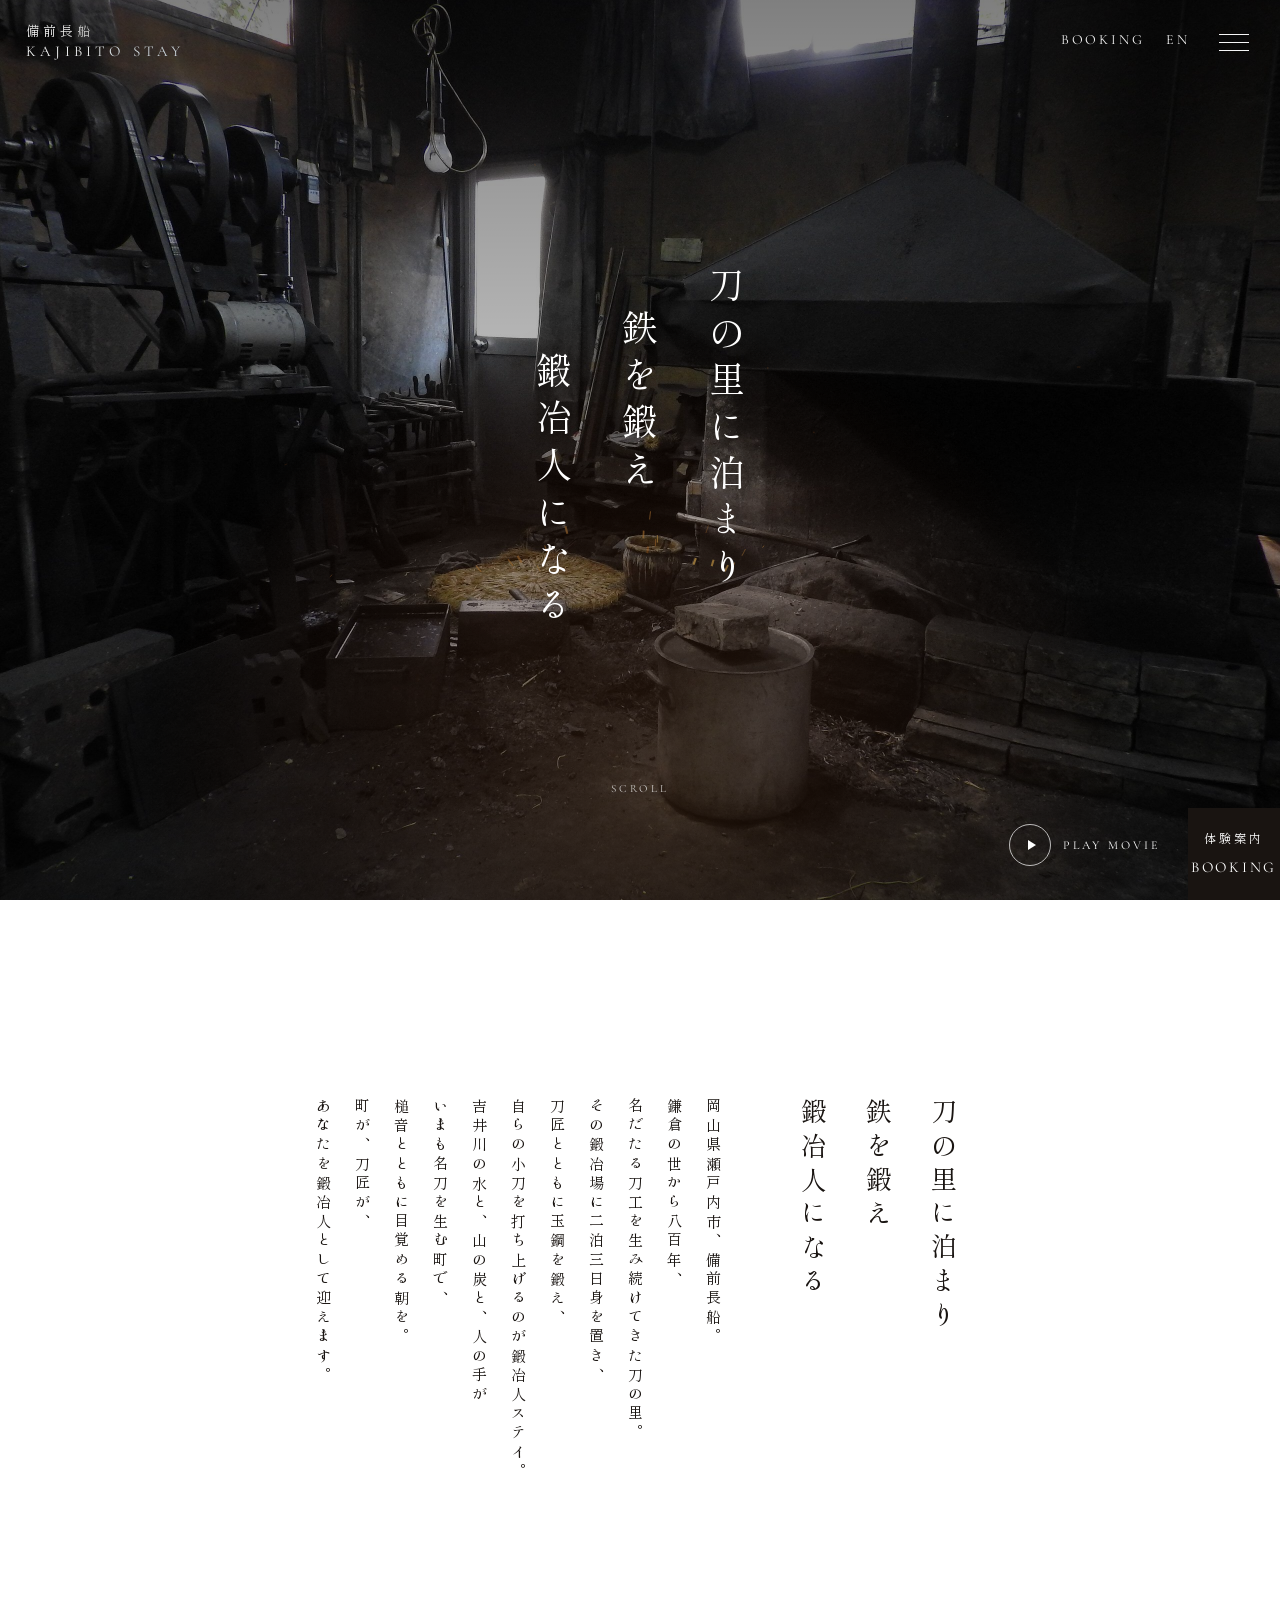
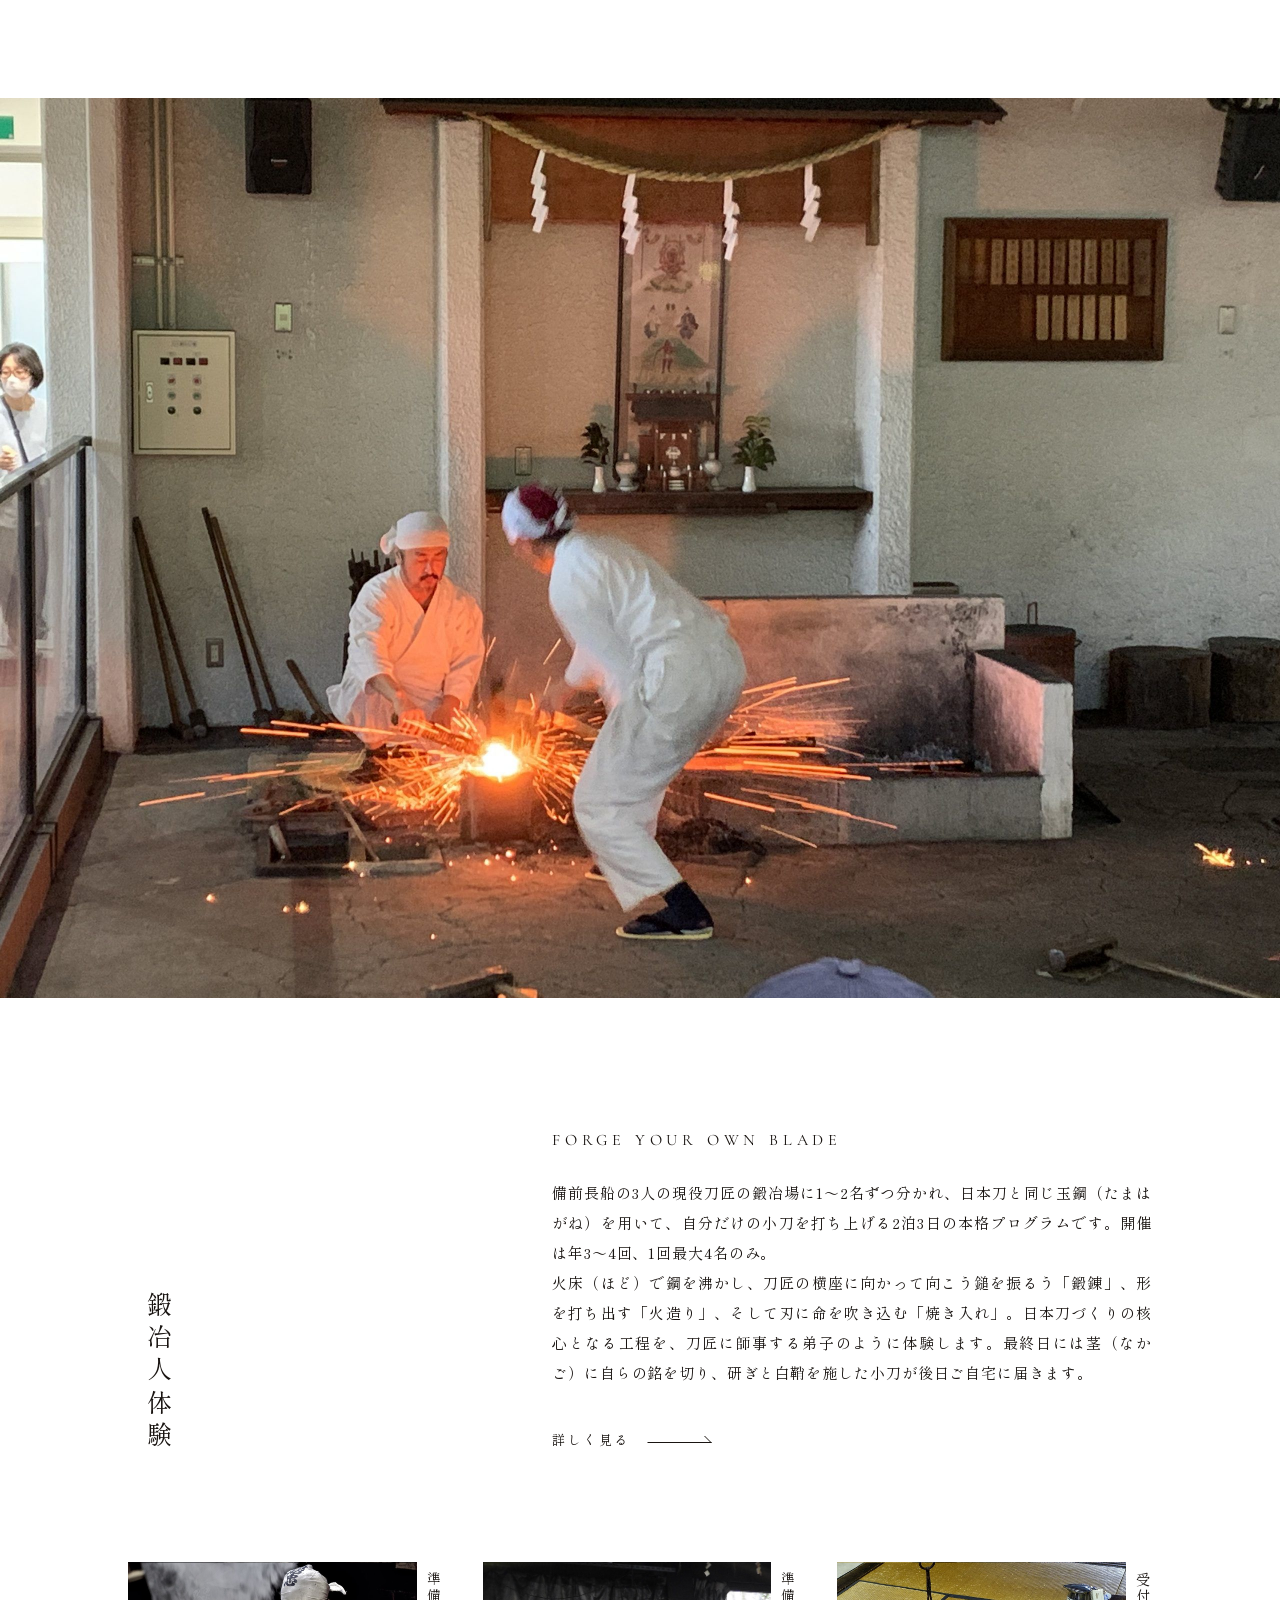
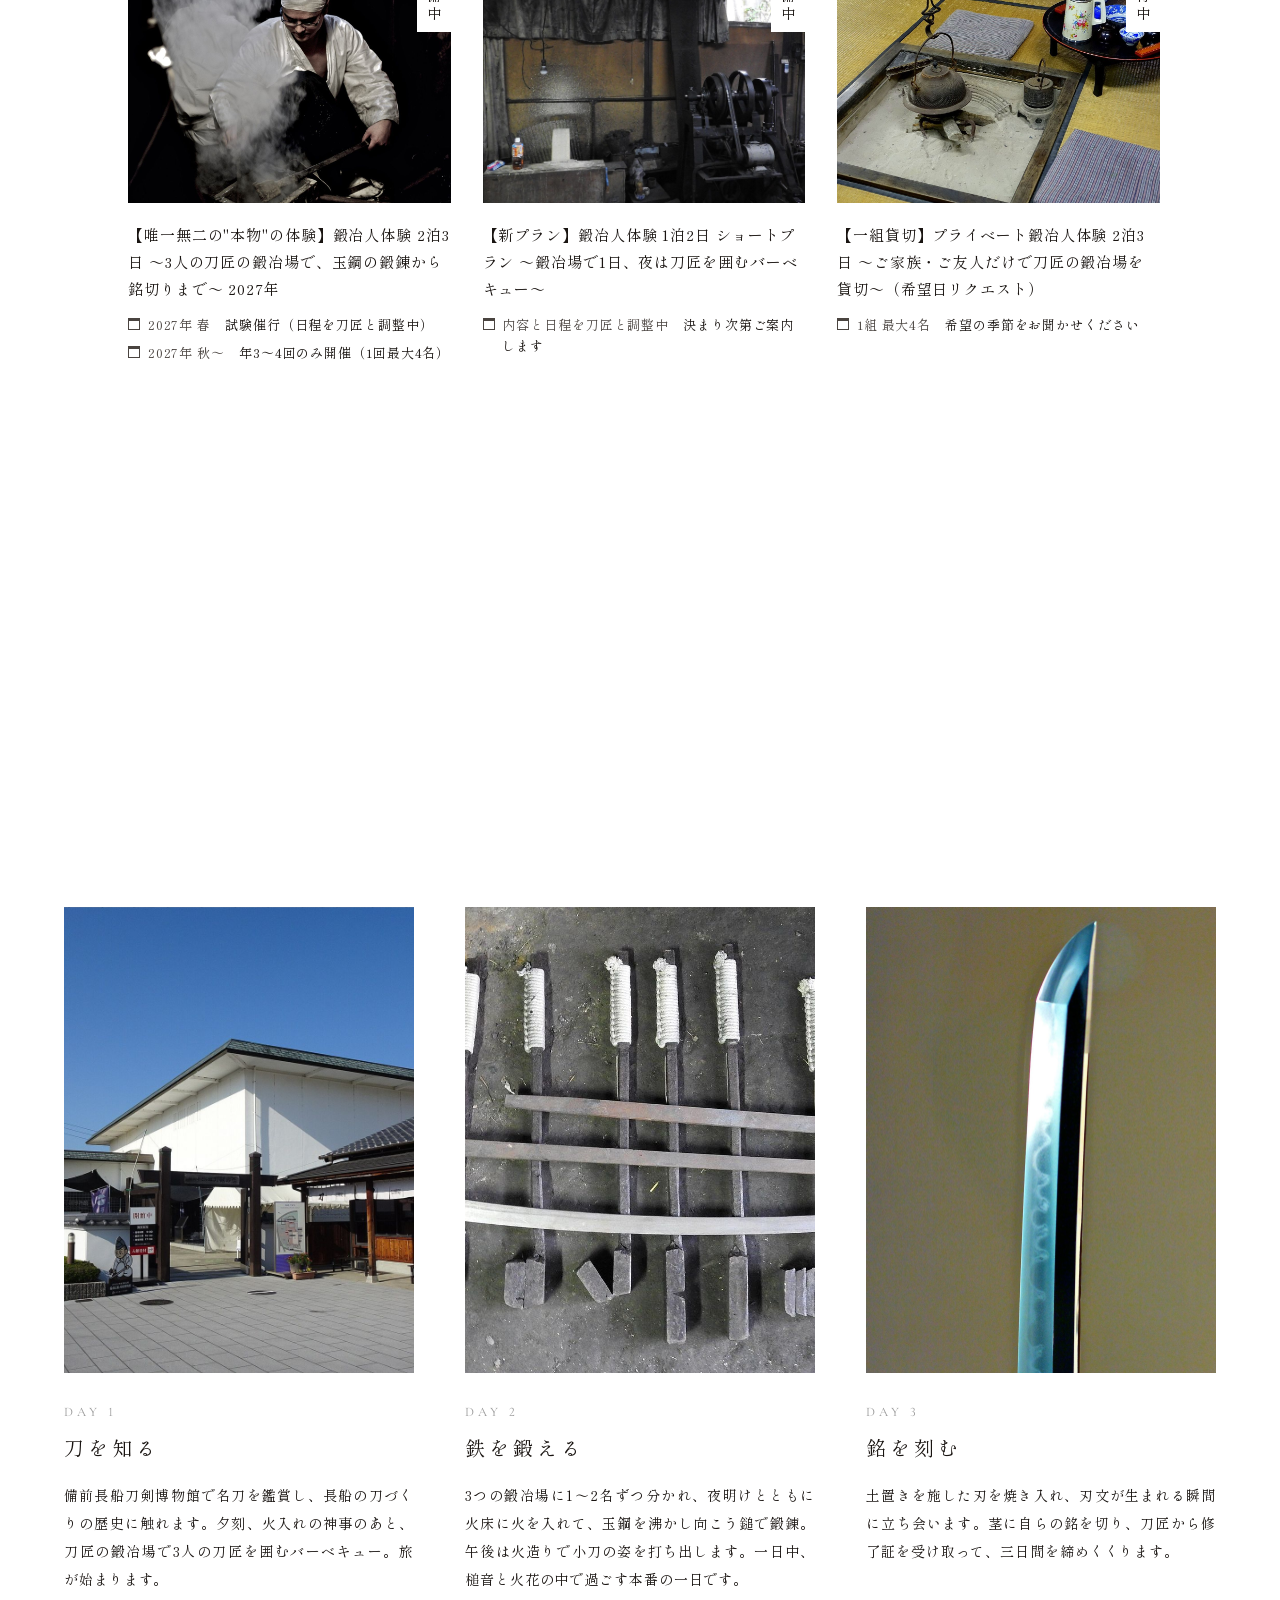
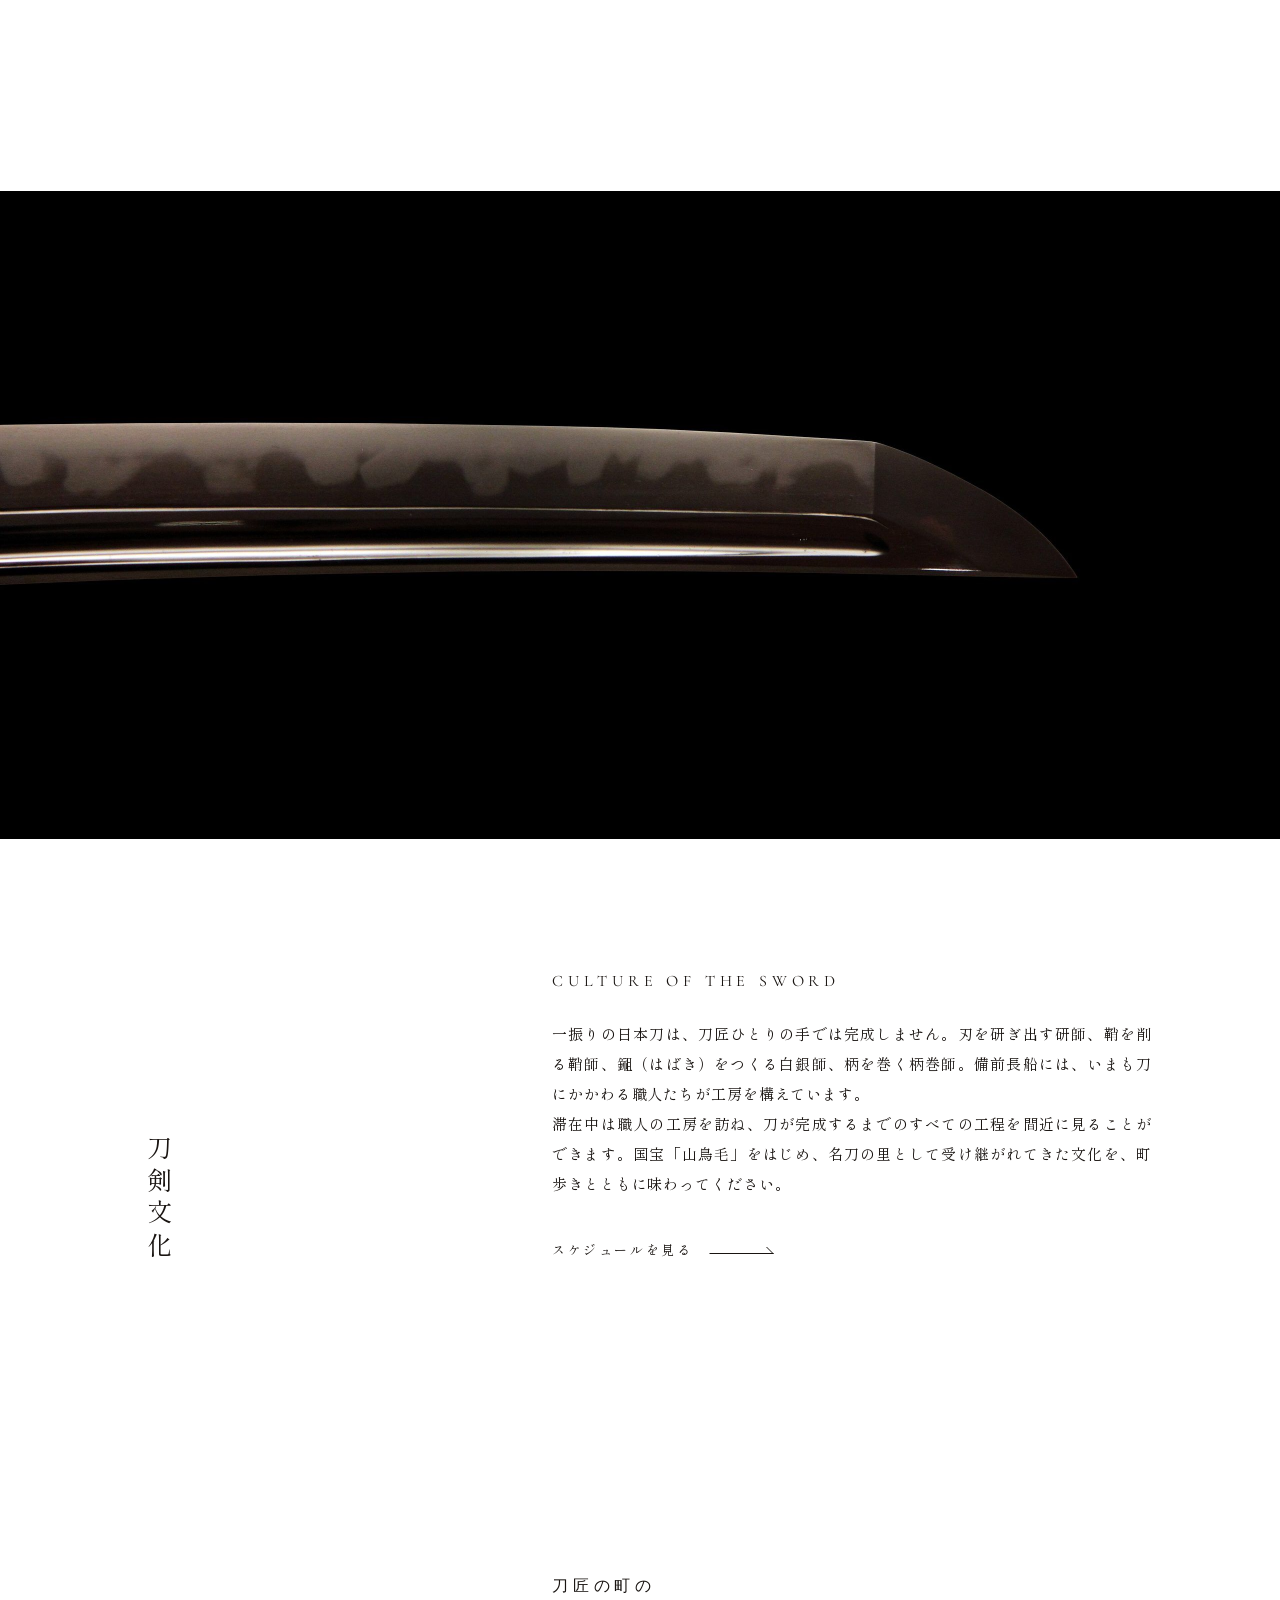
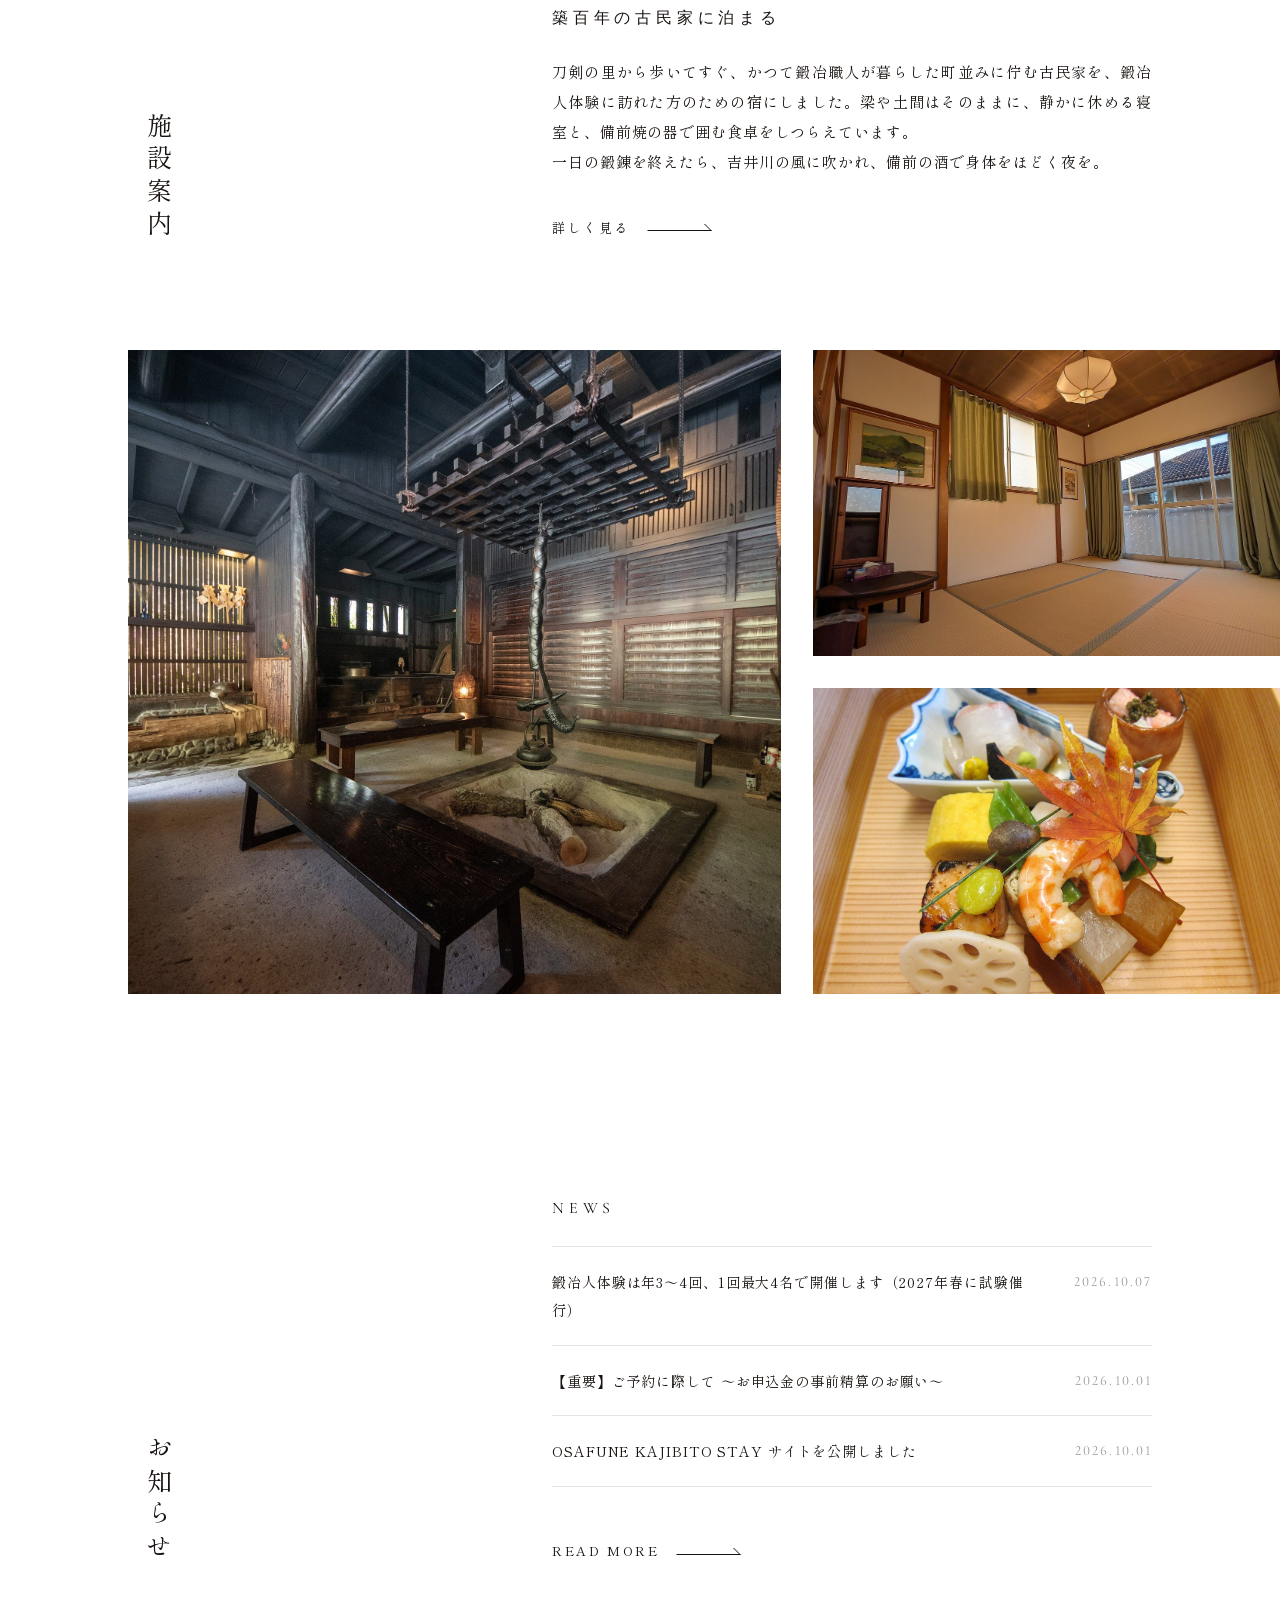
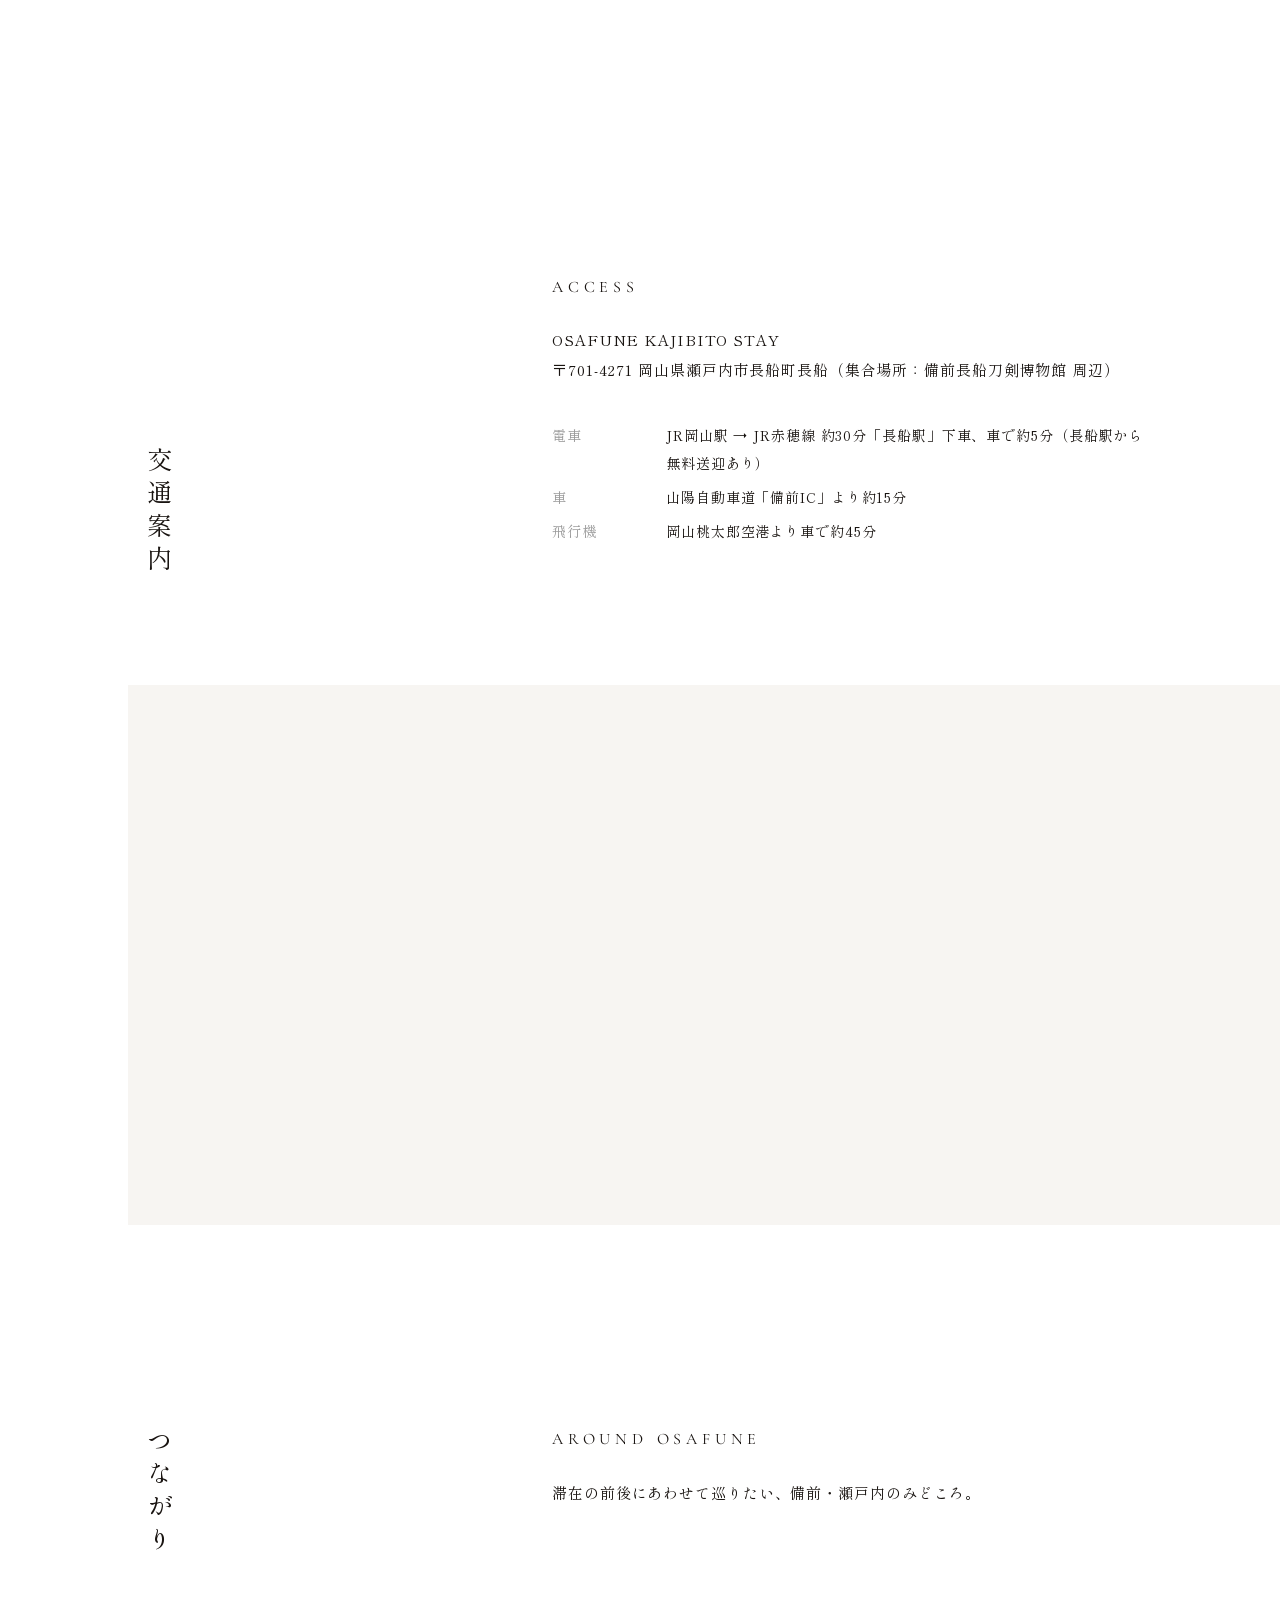
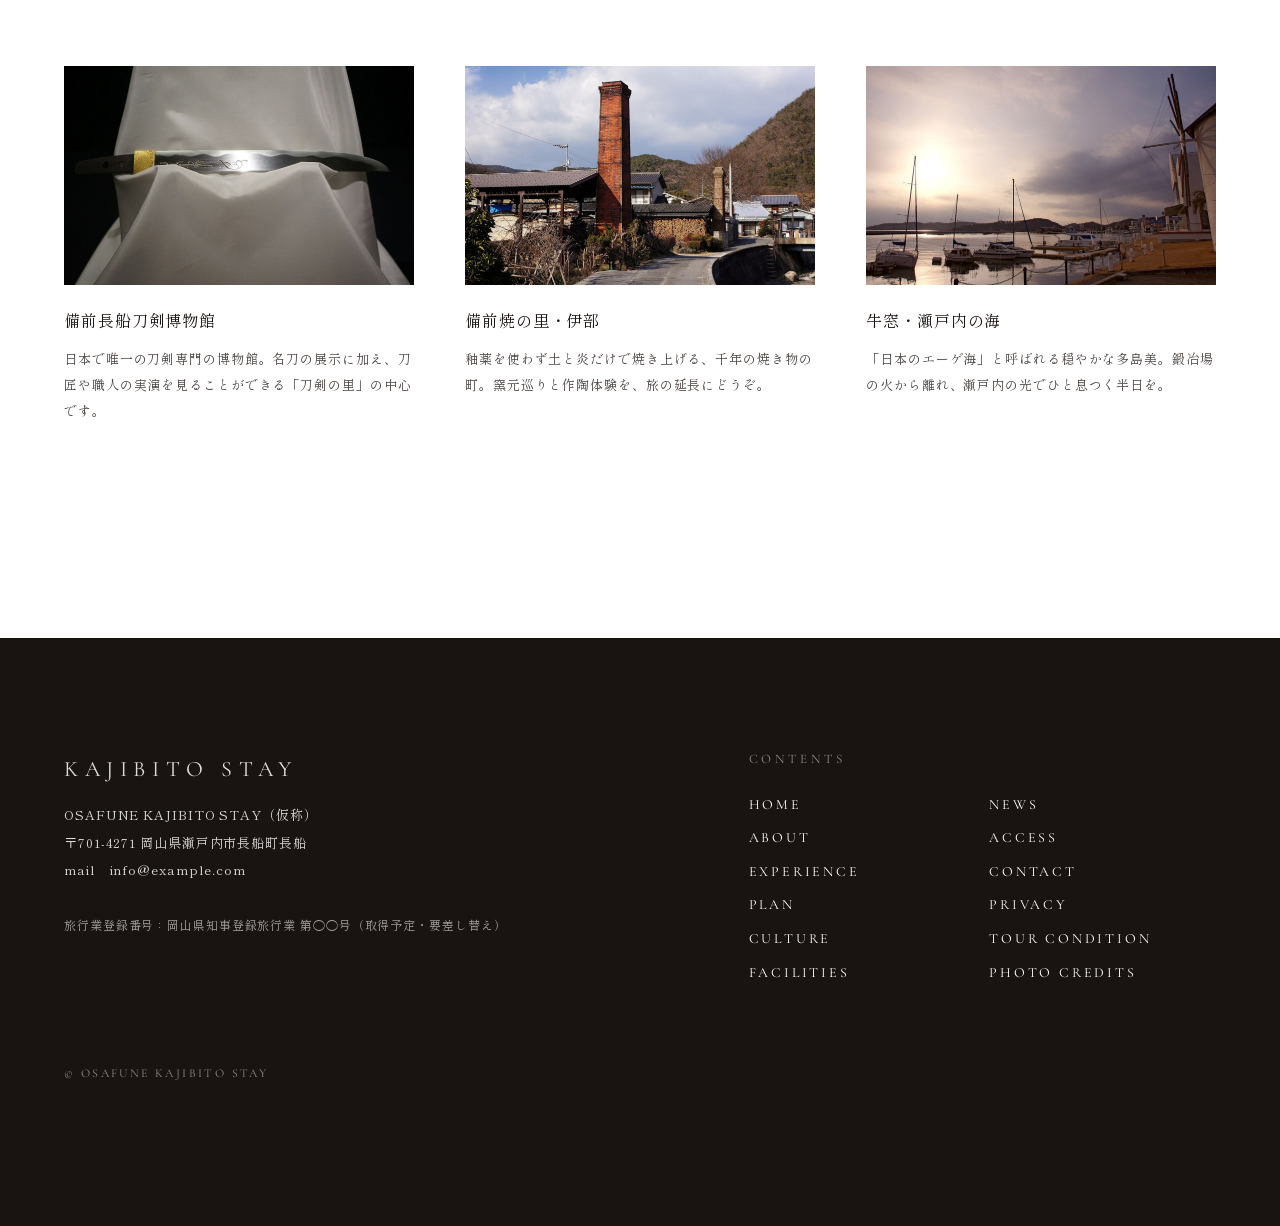
<file: index.html>
<!doctype html>
<html lang="ja">
<head>
<meta charset="utf-8">
<meta name="viewport" content="width=device-width, initial-scale=1">
<meta name="robots" content="noindex, nofollow">
<title>OSAFUNE KAJIBITO STAY | 刀の里に泊まり 鉄を鍛え 鍛冶人になる</title>
<meta name="description" content="岡山県瀬戸内市・備前長船。八百年続く刀の里に滞在し、刀匠の鍛冶場で玉鋼を鍛え、自らの小刀を仕上げる2泊3日の鍛冶人体験。">
<link rel="preconnect" href="https://fonts.googleapis.com">
<link rel="preconnect" href="https://fonts.gstatic.com" crossorigin>
<link href="https://fonts.googleapis.com/css2?family=Cormorant+Garamond:wght@400;500&family=Shippori+Mincho:wght@400;500&display=swap" rel="stylesheet">
<link rel="stylesheet" href="css/style.css">
</head>
<body>

<!-- ===== 固定UI ===== -->
<a class="logo-mark" href="index.html" aria-label="OSAFUNE KAJIBITO STAY ホーム">
  <span class="logo-ja">備前長船</span>
  <span class="logo-en">KAJIBITO STAY</span>
</a>
<nav class="top-links" aria-label="クイックリンク">
  <a href="plan.html#entry">BOOKING</a>
  <a href="#" title="英語版は準備中">EN</a>
</nav>

<input class="drawer-check" id="drawerCheck" type="checkbox">
<label class="drawer-icon" for="drawerCheck" aria-label="メニュー"><span></span></label>
<label class="drawer-overlay" for="drawerCheck"></label>
<nav class="drawer-menu" aria-label="メインメニュー">
  <ul>
    <li><a href="index.html">HOME <small>トップ</small></a></li>
    <li><a href="#about">ABOUT <small>鍛冶人ステイとは</small></a></li>
    <li><a href="#experience">EXPERIENCE <small>鍛冶人体験</small></a></li>
    <li><a href="plan.html">PLAN <small>2泊3日プラン</small></a></li>
    <li><a href="#culture">CULTURE <small>刀剣文化</small></a></li>
    <li><a href="#facilities">FACILITIES <small>施設案内</small></a></li>
    <li><a href="#news">NEWS <small>お知らせ</small></a></li>
    <li><a href="plan.html#entry">BOOKING <small>お申し込み</small></a></li>
    <li><a href="#access">ACCESS <small>交通案内</small></a></li>
    <li><a href="plan.html#entry">CONTACT <small>お問い合わせ</small></a></li>
  </ul>
  <ul class="drawer-sns">
    <li><a href="#">instagram</a></li>
    <li><a href="#">facebook</a></li>
  </ul>
</nav>

<a id="booking-btn" href="plan.html#entry">
  <span class="b-ja">体験案内</span>
  <span class="b-en">BOOKING</span>
</a>

<main>

  <!-- ===== ヒーロー ===== -->
  <section class="hero" aria-label="メインビジュアル">
    <!-- 動画を用意したら下の canvas を削除し、<video class="main-video" autoplay muted playsinline loop src="movie/top.mp4"></video> に置き換え -->
    <div class="photo" style="--img:url(images/hero.jpg)"></div>
    <canvas id="sparks" aria-hidden="true"></canvas>
    <div class="hero-veil"></div>
    <h1 class="hero-copy">
      <span>刀の里に泊まり</span>
      <span>鉄を鍛え</span>
      <span>鍛冶人になる</span>
    </h1>
    <a class="movie-btn" href="#"><i></i>PLAY MOVIE</a>
    <span class="scrolldown-label">SCROLL</span>
    <div class="scrolldown"></div>
  </section>

  <!-- ===== コンセプト ===== -->
  <section class="concept" id="about">
    <div class="tategaki-concept fade">
      <h2>刀の里に泊まり<br>鉄を鍛え<br>鍛冶人になる</h2>
      <p>
        岡山県瀬戸内市、備前長船。<br>
        鎌倉の世から八百年、<br>
        名だたる刀工を生み続けてきた刀の里。<br>
        その鍛冶場に二泊三日身を置き、<br>
        刀匠とともに玉鋼を鍛え、<br>
        自らの小刀を打ち上げるのが鍛冶人ステイ。<br>
        吉井川の水と、山の炭と、人の手が<br>
        いまも名刀を生む町で、<br>
        槌音とともに目覚める朝を。<br>
        町が、刀匠が、<br>
        あなたを鍛冶人として迎えます。
      </p>
    </div>
  </section>

  <!-- ===== 鍛冶人体験 ===== -->
  <section class="section" id="experience">
    <div class="photo full-img fade" style="--img:url(images/forge.jpg)" data-label="PHOTO｜鍛錬場・向こう鎚の火花"></div>
    <div class="text-block fade">
      <h2 class="tategaki-title">鍛冶人体験</h2>
      <div class="text-body">
        <h3 class="sub-en">FORGE YOUR OWN BLADE</h3>
        <p>
          備前長船の3人の現役刀匠の鍛冶場に1〜2名ずつ分かれ、日本刀と同じ玉鋼（たまはがね）を用いて、自分だけの小刀を打ち上げる2泊3日の本格プログラムです。開催は年3〜4回、1回最大4名のみ。<br>
          火床（ほど）で鋼を沸かし、刀匠の横座に向かって向こう鎚を振るう「鍛錬」、形を打ち出す「火造り」、そして刃に命を吹き込む「焼き入れ」。日本刀づくりの核心となる工程を、刀匠に師事する弟子のように体験します。最終日には茎（なかご）に自らの銘を切り、研ぎと白鞘を施した小刀が後日ご自宅に届きます。
        </p>
        <a class="more" href="plan.html">詳しく見る</a>
      </div>
    </div>

    <div class="cards" aria-label="募集中のプラン">
      <article class="card fade">
        <a href="plan.html">
          <div class="card-img">
            <div class="photo" style="--img:url(images/card-01.jpg)"></div>
            <span class="status">準備中</span>
          </div>
          <h3>【唯一無二の"本物"の体験】鍛冶人体験 2泊3日 〜3人の刀匠の鍛冶場で、玉鋼の鍛錬から銘切りまで〜 2027年</h3>
        </a>
        <p class="date"><span>2027年 春　<b>試験催行（日程を刀匠と調整中）</b></span></p>
        <p class="date"><span>2027年 秋〜　<b>年3〜4回のみ開催（1回最大4名）</b></span></p>
      </article>

      <article class="card fade">
        <a href="plan.html">
          <div class="card-img">
            <div class="photo" style="--img:url(images/card-02.jpg)"></div>
            <span class="status">準備中</span>
          </div>
          <h3>【新プラン】鍛冶人体験 1泊2日 ショートプラン 〜鍛冶場で1日、夜は刀匠を囲むバーベキュー〜</h3>
        </a>
        <p class="date"><span>内容と日程を刀匠と調整中　<b>決まり次第ご案内します</b></span></p>
      </article>

      <article class="card fade">
        <a href="plan.html#entry">
          <div class="card-img">
            <div class="photo" style="--img:url(images/card-03.jpg)"></div>
            <span class="status">受付中</span>
          </div>
          <h3>【一組貸切】プライベート鍛冶人体験 2泊3日 〜ご家族・ご友人だけで刀匠の鍛冶場を貸切〜（希望日リクエスト）</h3>
        </a>
        <p class="date"><span>1組 最大4名　<b>希望の季節をお聞かせください</b></span></p>
      </article>

    </div>
  </section>

  <!-- ===== 3日間の流れ ===== -->
  <section class="section" id="flow">
    <div class="text-block fade">
      <h2 class="tategaki-title">三日間の流れ</h2>
      <div class="text-body">
        <h3 class="sub-en">THREE DAYS IN OSAFUNE</h3>
        <p>刀を知り、鉄を鍛え、銘を刻む。三日をかけて、一本の刃物が生まれるまでの時間を、刀匠とともに過ごします。</p>
      </div>
    </div>
    <div class="days">
      <article class="day fade">
        <div class="photo" style="--img:url(images/day1.jpg)" data-label="PHOTO｜刀剣博物館"></div>
        <p class="day-no">DAY 1</p>
        <h3>刀を知る</h3>
        <p>備前長船刀剣博物館で名刀を鑑賞し、長船の刀づくりの歴史に触れます。夕刻、火入れの神事のあと、刀匠の鍛冶場で3人の刀匠を囲むバーベキュー。旅が始まります。</p>
      </article>
      <article class="day fade">
        <div class="photo" style="--img:url(images/day2.jpg)" data-label="PHOTO｜鍛錬・向こう鎚"></div>
        <p class="day-no">DAY 2</p>
        <h3>鉄を鍛える</h3>
        <p>3つの鍛冶場に1〜2名ずつ分かれ、夜明けとともに火床に火を入れて、玉鋼を沸かし向こう鎚で鍛錬。午後は火造りで小刀の姿を打ち出します。一日中、槌音と火花の中で過ごす本番の一日です。</p>
      </article>
      <article class="day fade">
        <div class="photo" style="--img:url(images/day3.jpg)" data-label="PHOTO｜焼き入れ・銘切り"></div>
        <p class="day-no">DAY 3</p>
        <h3>銘を刻む</h3>
        <p>土置きを施した刃を焼き入れ、刃文が生まれる瞬間に立ち会います。茎に自らの銘を切り、刀匠から修了証を受け取って、三日間を締めくくります。</p>
      </article>
    </div>
  </section>

  <!-- ===== 刀剣文化 ===== -->
  <section class="section" id="culture">
    <div class="photo full-img short fade" style="--img:url(images/culture.jpg)" data-label="PHOTO｜研ぎ師・鞘師の工房"></div>
    <div class="text-block fade">
      <h2 class="tategaki-title">刀剣文化</h2>
      <div class="text-body">
        <h3 class="sub-en">CULTURE OF THE SWORD</h3>
        <p>
          一振りの日本刀は、刀匠ひとりの手では完成しません。刃を研ぎ出す研師、鞘を削る鞘師、鎺（はばき）をつくる白銀師、柄を巻く柄巻師。備前長船には、いまも刀にかかわる職人たちが工房を構えています。<br>
          滞在中は職人の工房を訪ね、刀が完成するまでのすべての工程を間近に見ることができます。国宝「山鳥毛」をはじめ、名刀の里として受け継がれてきた文化を、町歩きとともに味わってください。
        </p>
        <a class="more" href="plan.html#schedule">スケジュールを見る</a>
      </div>
    </div>
  </section>

  <!-- ===== 施設案内 ===== -->
  <section class="section" id="facilities">
    <div class="text-block fade">
      <h2 class="tategaki-title">施設案内</h2>
      <div class="text-body">
        <h3 class="sub-en">刀匠の町の<br>築百年の古民家に泊まる</h3>
        <p>
          刀剣の里から歩いてすぐ、かつて鍛冶職人が暮らした町並みに佇む古民家を、鍛冶人体験に訪れた方のための宿にしました。梁や土間はそのままに、静かに休める寝室と、備前焼の器で囲む食卓をしつらえています。<br>
          一日の鍛錬を終えたら、吉井川の風に吹かれ、備前の酒で身体をほどく夜を。
        </p>
        <a class="more" href="plan.html#stay">詳しく見る</a>
      </div>
    </div>
    <div class="facility-grid">
      <div class="photo fade" style="--img:url(images/stay-01.jpg)" data-label="PHOTO｜宿の外観"></div>
      <div class="photo fade" style="--img:url(images/stay-02.jpg)" data-label="PHOTO｜客室"></div>
      <div class="photo fade" style="--img:url(images/stay-03.jpg)" data-label="PHOTO｜備前焼の器"></div>
    </div>
  </section>

  <!-- ===== NEWS ===== -->
  <section class="section" id="news">
    <div class="text-block fade">
      <h2 class="tategaki-title">お知らせ</h2>
      <div class="text-body">
        <h3 class="sub-en">NEWS</h3>
        <ul class="news-list">
          <li><a href="#"><span>鍛冶人体験は年3〜4回、1回最大4名で開催します（2027年春に試験催行）</span><time>2026.10.07</time></a></li>
          <li><a href="#"><span>【重要】ご予約に際して 〜お申込金の事前精算のお願い〜</span><time>2026.10.01</time></a></li>
          <li><a href="#"><span>OSAFUNE KAJIBITO STAY サイトを公開しました</span><time>2026.10.01</time></a></li>
        </ul>
        <a class="more" href="#">READ MORE</a>
      </div>
    </div>
  </section>

  <!-- ===== ACCESS ===== -->
  <section class="section" id="access">
    <div class="text-block fade">
      <h2 class="tategaki-title">交通案内</h2>
      <div class="text-body access-info">
        <h3 class="sub-en">ACCESS</h3>
        <p>OSAFUNE KAJIBITO STAY<br>〒701-4271 岡山県瀬戸内市長船町長船（集合場所：備前長船刀剣博物館 周辺）</p>
        <dl>
          <dt>電車</dt><dd>JR岡山駅 → JR赤穂線 約30分「長船駅」下車、車で約5分（長船駅から無料送迎あり）</dd>
          <dt>車</dt><dd>山陽自動車道「備前IC」より約15分</dd>
          <dt>飛行機</dt><dd>岡山桃太郎空港より車で約45分</dd>
        </dl>
      </div>
    </div>
    <iframe class="access-map fade" title="地図：備前長船刀剣博物館周辺" loading="lazy"
      src="https://maps.google.com/maps?q=%E5%82%99%E5%89%8D%E9%95%B7%E8%88%B9%E5%88%80%E5%89%A3%E5%8D%9A%E7%89%A9%E9%A4%A8&z=14&output=embed"></iframe>
  </section>

  <!-- ===== 周辺のみどころ ===== -->
  <section class="section" id="link">
    <div class="text-block fade">
      <h2 class="tategaki-title">つながり</h2>
      <div class="text-body">
        <h3 class="sub-en">AROUND OSAFUNE</h3>
        <p>滞在の前後にあわせて巡りたい、備前・瀬戸内のみどころ。</p>
      </div>
    </div>
    <div class="links">
      <article class="fade">
        <div class="photo" style="--img:url(images/link-01.jpg)" data-label="PHOTO"></div>
        <h3>備前長船刀剣博物館</h3>
        <p>日本で唯一の刀剣専門の博物館。名刀の展示に加え、刀匠や職人の実演を見ることができる「刀剣の里」の中心です。</p>
      </article>
      <article class="fade">
        <div class="photo" style="--img:url(images/link-02.jpg)" data-label="PHOTO"></div>
        <h3>備前焼の里・伊部</h3>
        <p>釉薬を使わず土と炎だけで焼き上げる、千年の焼き物の町。窯元巡りと作陶体験を、旅の延長にどうぞ。</p>
      </article>
      <article class="fade">
        <div class="photo" style="--img:url(images/link-03.jpg)" data-label="PHOTO"></div>
        <h3>牛窓・瀬戸内の海</h3>
        <p>「日本のエーゲ海」と呼ばれる穏やかな多島美。鍛冶場の火から離れ、瀬戸内の光でひと息つく半日を。</p>
      </article>
    </div>
  </section>

</main>

<footer class="footer">
  <div class="footer-inner">
    <div>
      <p class="f-logo">KAJIBITO STAY</p>
      <p>OSAFUNE KAJIBITO STAY（仮称）<br>〒701-4271 岡山県瀬戸内市長船町長船<br>mail　info@example.com</p>
      <p class="license">旅行業登録番号：岡山県知事登録旅行業 第◯◯号（取得予定・要差し替え）</p>
    </div>
    <div>
      <h4>CONTENTS</h4>
      <ul>
        <li><a href="index.html">HOME</a></li>
        <li><a href="#about">ABOUT</a></li>
        <li><a href="#experience">EXPERIENCE</a></li>
        <li><a href="plan.html">PLAN</a></li>
        <li><a href="#culture">CULTURE</a></li>
        <li><a href="#facilities">FACILITIES</a></li>
        <li><a href="#news">NEWS</a></li>
        <li><a href="#access">ACCESS</a></li>
        <li><a href="plan.html#entry">CONTACT</a></li>
        <li><a href="#">PRIVACY</a></li>
        <li><a href="#">TOUR CONDITION</a></li>
        <li><a href="credits.html">PHOTO CREDITS</a></li>
      </ul>
    </div>
  </div>
  <p class="copy">© OSAFUNE KAJIBITO STAY</p>
</footer>

<script src="js/main.js"></script>
</body>
</html>
</file>
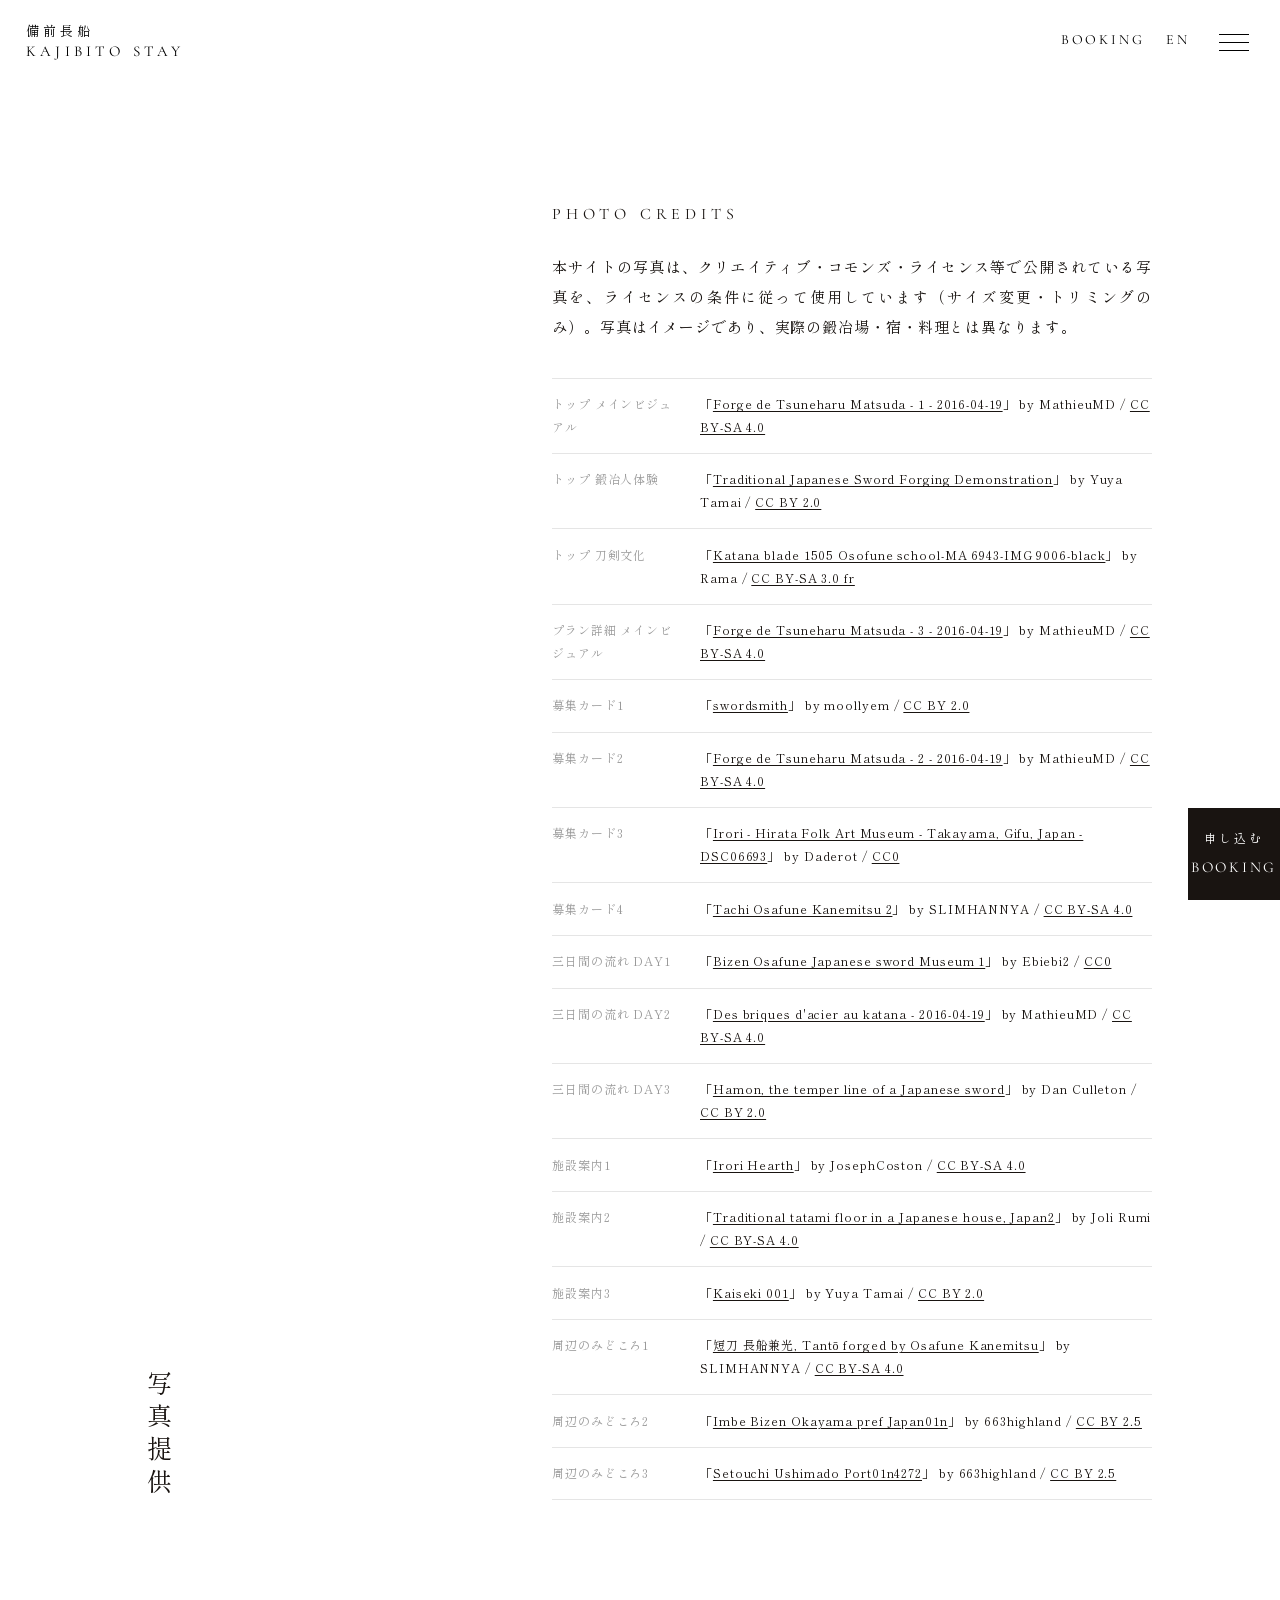
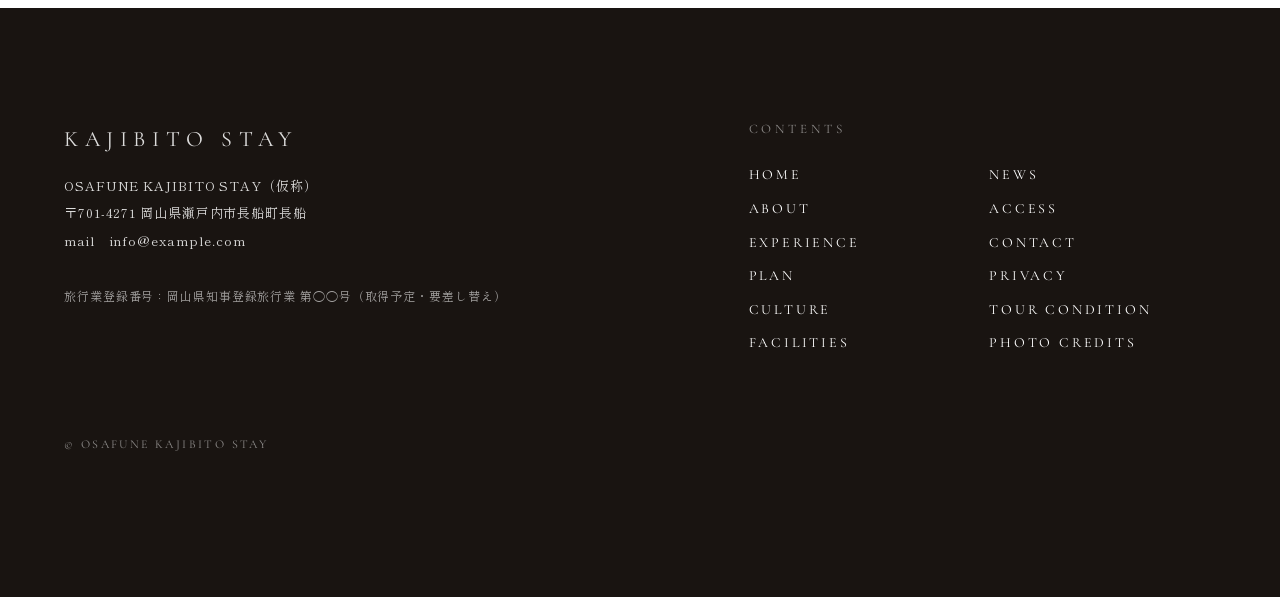
<file: credits.html>
<!doctype html>
<html lang="ja">
<head>
<meta charset="utf-8">
<meta name="viewport" content="width=device-width, initial-scale=1">
<meta name="robots" content="noindex, nofollow">
<title>写真クレジット | OSAFUNE KAJIBITO STAY</title>
<meta name="description" content="備前長船の刀匠の鍛冶場で玉鋼を鍛え、自らの小刀を打ち上げる2泊3日の宿泊付き体験プラン。日程・料金・スケジュール・お申し込み。">
<link rel="preconnect" href="https://fonts.googleapis.com">
<link rel="preconnect" href="https://fonts.gstatic.com" crossorigin>
<link href="https://fonts.googleapis.com/css2?family=Cormorant+Garamond:wght@400;500&family=Shippori+Mincho:wght@400;500&display=swap" rel="stylesheet">
<link rel="stylesheet" href="css/style.css">
</head>
<body>

<a class="logo-mark" href="index.html" aria-label="OSAFUNE KAJIBITO STAY ホーム">
  <span class="logo-ja">備前長船</span>
  <span class="logo-en">KAJIBITO STAY</span>
</a>
<nav class="top-links" aria-label="クイックリンク">
  <a href="plan.html#entry">BOOKING</a>
  <a href="#" title="英語版は準備中">EN</a>
</nav>

<input class="drawer-check" id="drawerCheck" type="checkbox">
<label class="drawer-icon" for="drawerCheck" aria-label="メニュー"><span></span></label>
<label class="drawer-overlay" for="drawerCheck"></label>
<nav class="drawer-menu" aria-label="メインメニュー">
  <ul>
    <li><a href="index.html">HOME <small>トップ</small></a></li>
    <li><a href="index.html#about">ABOUT <small>鍛冶人ステイとは</small></a></li>
    <li><a href="index.html#experience">EXPERIENCE <small>鍛冶人体験</small></a></li>
    <li><a href="plan.html">PLAN <small>2泊3日プラン</small></a></li>
    <li><a href="index.html#culture">CULTURE <small>刀剣文化</small></a></li>
    <li><a href="index.html#facilities">FACILITIES <small>施設案内</small></a></li>
    <li><a href="index.html#news">NEWS <small>お知らせ</small></a></li>
    <li><a href="plan.html#entry">BOOKING <small>お申し込み</small></a></li>
    <li><a href="index.html#access">ACCESS <small>交通案内</small></a></li>
    <li><a href="plan.html#entry">CONTACT <small>お問い合わせ</small></a></li>
  </ul>
  <ul class="drawer-sns">
    <li><a href="#">instagram</a></li>
    <li><a href="#">facebook</a></li>
  </ul>
</nav>

<a id="booking-btn" href="plan.html#entry">
  <span class="b-ja">申し込む</span>
  <span class="b-en">BOOKING</span>
</a>

<main>
  <section class="page-head" style="margin-top:22vh">
    <h2 class="tategaki-title">写真提供</h2>
    <div class="text-body">
      <p class="sub-en">PHOTO CREDITS</p>
      <p>本サイトの写真は、クリエイティブ・コモンズ・ライセンス等で公開されている写真を、ライセンスの条件に従って使用しています（サイズ変更・トリミングのみ）。写真はイメージであり、実際の鍛冶場・宿・料理とは異なります。</p>
      <ul class="credit-list">
      <li><span class="c-where">トップ メインビジュアル</span><span>「<a href="https://commons.wikimedia.org/wiki/File:Forge_de_Tsuneharu_Matsuda_-_1_-_2016-04-19.jpg" target="_blank" rel="noopener">Forge de Tsuneharu Matsuda - 1 - 2016-04-19</a>」 by MathieuMD / <a href="https://creativecommons.org/licenses/by-sa/4.0" target="_blank" rel="noopener">CC BY-SA 4.0</a></span></li>
      <li><span class="c-where">トップ 鍛冶人体験</span><span>「<a href="https://www.flickr.com/photos/76758469@N00/52954843151" target="_blank" rel="noopener">Traditional Japanese Sword Forging Demonstration</a>」 by Yuya Tamai / <a href="https://creativecommons.org/licenses/by/2.0/" target="_blank" rel="noopener">CC BY 2.0</a></span></li>
      <li><span class="c-where">トップ 刀剣文化</span><span>「<a href="https://commons.wikimedia.org/wiki/File:Katana_blade_1505_Osofune_school-MA_6943-IMG_9006-black.jpg" target="_blank" rel="noopener">Katana blade 1505 Osofune school-MA 6943-IMG 9006-black</a>」 by Rama / <a href="https://creativecommons.org/licenses/by-sa/3.0/fr/deed.en" target="_blank" rel="noopener">CC BY-SA 3.0 fr</a></span></li>
      <li><span class="c-where">プラン詳細 メインビジュアル</span><span>「<a href="https://commons.wikimedia.org/wiki/File:Forge_de_Tsuneharu_Matsuda_-_3_-_2016-04-19.jpg" target="_blank" rel="noopener">Forge de Tsuneharu Matsuda - 3 - 2016-04-19</a>」 by MathieuMD / <a href="https://creativecommons.org/licenses/by-sa/4.0" target="_blank" rel="noopener">CC BY-SA 4.0</a></span></li>
      <li><span class="c-where">募集カード1</span><span>「<a href="https://www.flickr.com/photos/43515977@N06/11027476283" target="_blank" rel="noopener">swordsmith</a>」 by moollyem / <a href="https://creativecommons.org/licenses/by/2.0/" target="_blank" rel="noopener">CC BY 2.0</a></span></li>
      <li><span class="c-where">募集カード2</span><span>「<a href="https://commons.wikimedia.org/wiki/File:Forge_de_Tsuneharu_Matsuda_-_2_-_2016-04-19.jpg" target="_blank" rel="noopener">Forge de Tsuneharu Matsuda - 2 - 2016-04-19</a>」 by MathieuMD / <a href="https://creativecommons.org/licenses/by-sa/4.0" target="_blank" rel="noopener">CC BY-SA 4.0</a></span></li>
      <li><span class="c-where">募集カード3</span><span>「<a href="https://commons.wikimedia.org/wiki/File:Irori_-_Hirata_Folk_Art_Museum_-_Takayama,_Gifu,_Japan_-_DSC06693.jpg" target="_blank" rel="noopener">Irori - Hirata Folk Art Museum - Takayama, Gifu, Japan - DSC06693</a>」 by Daderot / <a href="http://creativecommons.org/publicdomain/zero/1.0/deed.en" target="_blank" rel="noopener">CC0</a></span></li>
      <li><span class="c-where">募集カード4</span><span>「<a href="https://commons.wikimedia.org/wiki/File:Tachi_Osafune_Kanemitsu_2.jpg" target="_blank" rel="noopener">Tachi Osafune Kanemitsu 2</a>」 by SLIMHANNYA / <a href="https://creativecommons.org/licenses/by-sa/4.0" target="_blank" rel="noopener">CC BY-SA 4.0</a></span></li>
      <li><span class="c-where">三日間の流れ DAY1</span><span>「<a href="https://commons.wikimedia.org/wiki/File:Bizen_Osafune_Japanese_sword_Museum_1.jpg" target="_blank" rel="noopener">Bizen Osafune Japanese sword Museum 1</a>」 by Ebiebi2 / <a href="http://creativecommons.org/publicdomain/zero/1.0/deed.en" target="_blank" rel="noopener">CC0</a></span></li>
      <li><span class="c-where">三日間の流れ DAY2</span><span>「<a href="https://commons.wikimedia.org/wiki/File:Des_briques_d%27acier_au_katana_-_2016-04-19.jpg" target="_blank" rel="noopener">Des briques d&#x27;acier au katana - 2016-04-19</a>」 by MathieuMD / <a href="https://creativecommons.org/licenses/by-sa/4.0" target="_blank" rel="noopener">CC BY-SA 4.0</a></span></li>
      <li><span class="c-where">三日間の流れ DAY3</span><span>「<a href="https://commons.wikimedia.org/wiki/File:Hamon,_the_temper_line_of_a_Japanese_sword.jpg" target="_blank" rel="noopener">Hamon, the temper line of a Japanese sword</a>」 by Dan Culleton / <a href="https://creativecommons.org/licenses/by/2.0" target="_blank" rel="noopener">CC BY 2.0</a></span></li>
      <li><span class="c-where">施設案内1</span><span>「<a href="https://commons.wikimedia.org/wiki/File:Irori_Hearth.jpg" target="_blank" rel="noopener">Irori Hearth</a>」 by JosephCoston / <a href="https://creativecommons.org/licenses/by-sa/4.0" target="_blank" rel="noopener">CC BY-SA 4.0</a></span></li>
      <li><span class="c-where">施設案内2</span><span>「<a href="https://commons.wikimedia.org/wiki/File:Traditional_tatami_floor_in_a_Japanese_house,_Japan2.jpg" target="_blank" rel="noopener">Traditional tatami floor in a Japanese house, Japan2</a>」 by Joli Rumi / <a href="https://creativecommons.org/licenses/by-sa/4.0" target="_blank" rel="noopener">CC BY-SA 4.0</a></span></li>
      <li><span class="c-where">施設案内3</span><span>「<a href="https://commons.wikimedia.org/wiki/File:Kaiseki_001.jpg" target="_blank" rel="noopener">Kaiseki 001</a>」 by Yuya Tamai / <a href="https://creativecommons.org/licenses/by/2.0" target="_blank" rel="noopener">CC BY 2.0</a></span></li>
      <li><span class="c-where">周辺のみどころ1</span><span>「<a href="https://commons.wikimedia.org/wiki/File:%E7%9F%AD%E5%88%80_%E9%95%B7%E8%88%B9%E5%85%BC%E5%85%89,_Tant%C5%8D_forged_by_Osafune_Kanemitsu.jpg" target="_blank" rel="noopener">短刀 長船兼光, Tantō forged by Osafune Kanemitsu</a>」 by SLIMHANNYA / <a href="https://creativecommons.org/licenses/by-sa/4.0" target="_blank" rel="noopener">CC BY-SA 4.0</a></span></li>
      <li><span class="c-where">周辺のみどころ2</span><span>「<a href="https://commons.wikimedia.org/wiki/File:Imbe_Bizen_Okayama_pref_Japan01n.jpg" target="_blank" rel="noopener">Imbe Bizen Okayama pref Japan01n</a>」 by 663highland / <a href="https://creativecommons.org/licenses/by/2.5" target="_blank" rel="noopener">CC BY 2.5</a></span></li>
      <li><span class="c-where">周辺のみどころ3</span><span>「<a href="https://commons.wikimedia.org/wiki/File:Setouchi_Ushimado_Port01n4272.jpg" target="_blank" rel="noopener">Setouchi Ushimado Port01n4272</a>」 by 663highland / <a href="https://creativecommons.org/licenses/by/2.5" target="_blank" rel="noopener">CC BY 2.5</a></span></li>
      </ul>
    </div>
  </section>
</main>

<footer class="footer">
  <div class="footer-inner">
    <div>
      <p class="f-logo">KAJIBITO STAY</p>
      <p>OSAFUNE KAJIBITO STAY（仮称）<br>〒701-4271 岡山県瀬戸内市長船町長船<br>mail　info@example.com</p>
      <p class="license">旅行業登録番号：岡山県知事登録旅行業 第◯◯号（取得予定・要差し替え）</p>
    </div>
    <div>
      <h4>CONTENTS</h4>
      <ul>
        <li><a href="index.html">HOME</a></li>
        <li><a href="index.html#about">ABOUT</a></li>
        <li><a href="index.html#experience">EXPERIENCE</a></li>
        <li><a href="plan.html">PLAN</a></li>
        <li><a href="index.html#culture">CULTURE</a></li>
        <li><a href="index.html#facilities">FACILITIES</a></li>
        <li><a href="index.html#news">NEWS</a></li>
        <li><a href="index.html#access">ACCESS</a></li>
        <li><a href="plan.html#entry">CONTACT</a></li>
        <li><a href="#">PRIVACY</a></li>
        <li><a href="#">TOUR CONDITION</a></li>
        <li><a href="credits.html">PHOTO CREDITS</a></li>
      </ul>
    </div>
  </div>
  <p class="copy">© OSAFUNE KAJIBITO STAY</p>
</footer>

<script src="js/main.js"></script>
</body>
</html>
</file>
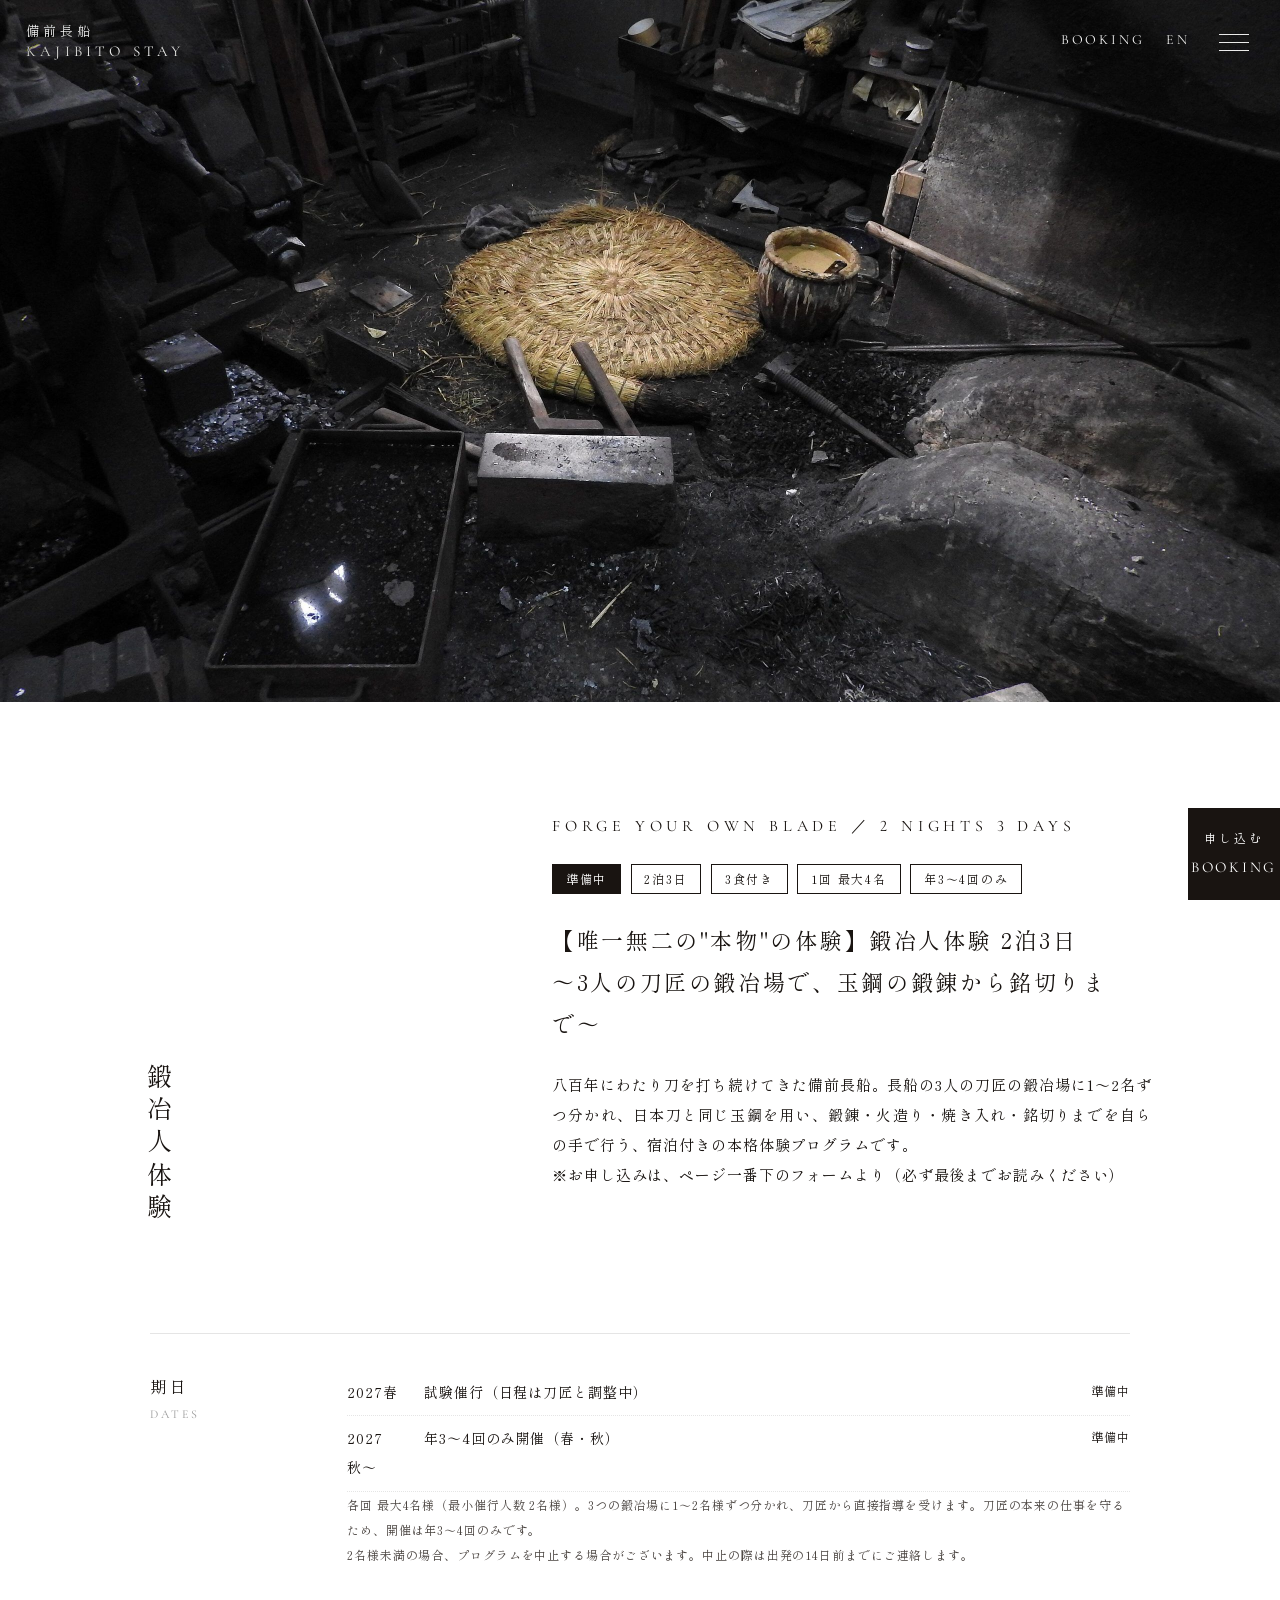
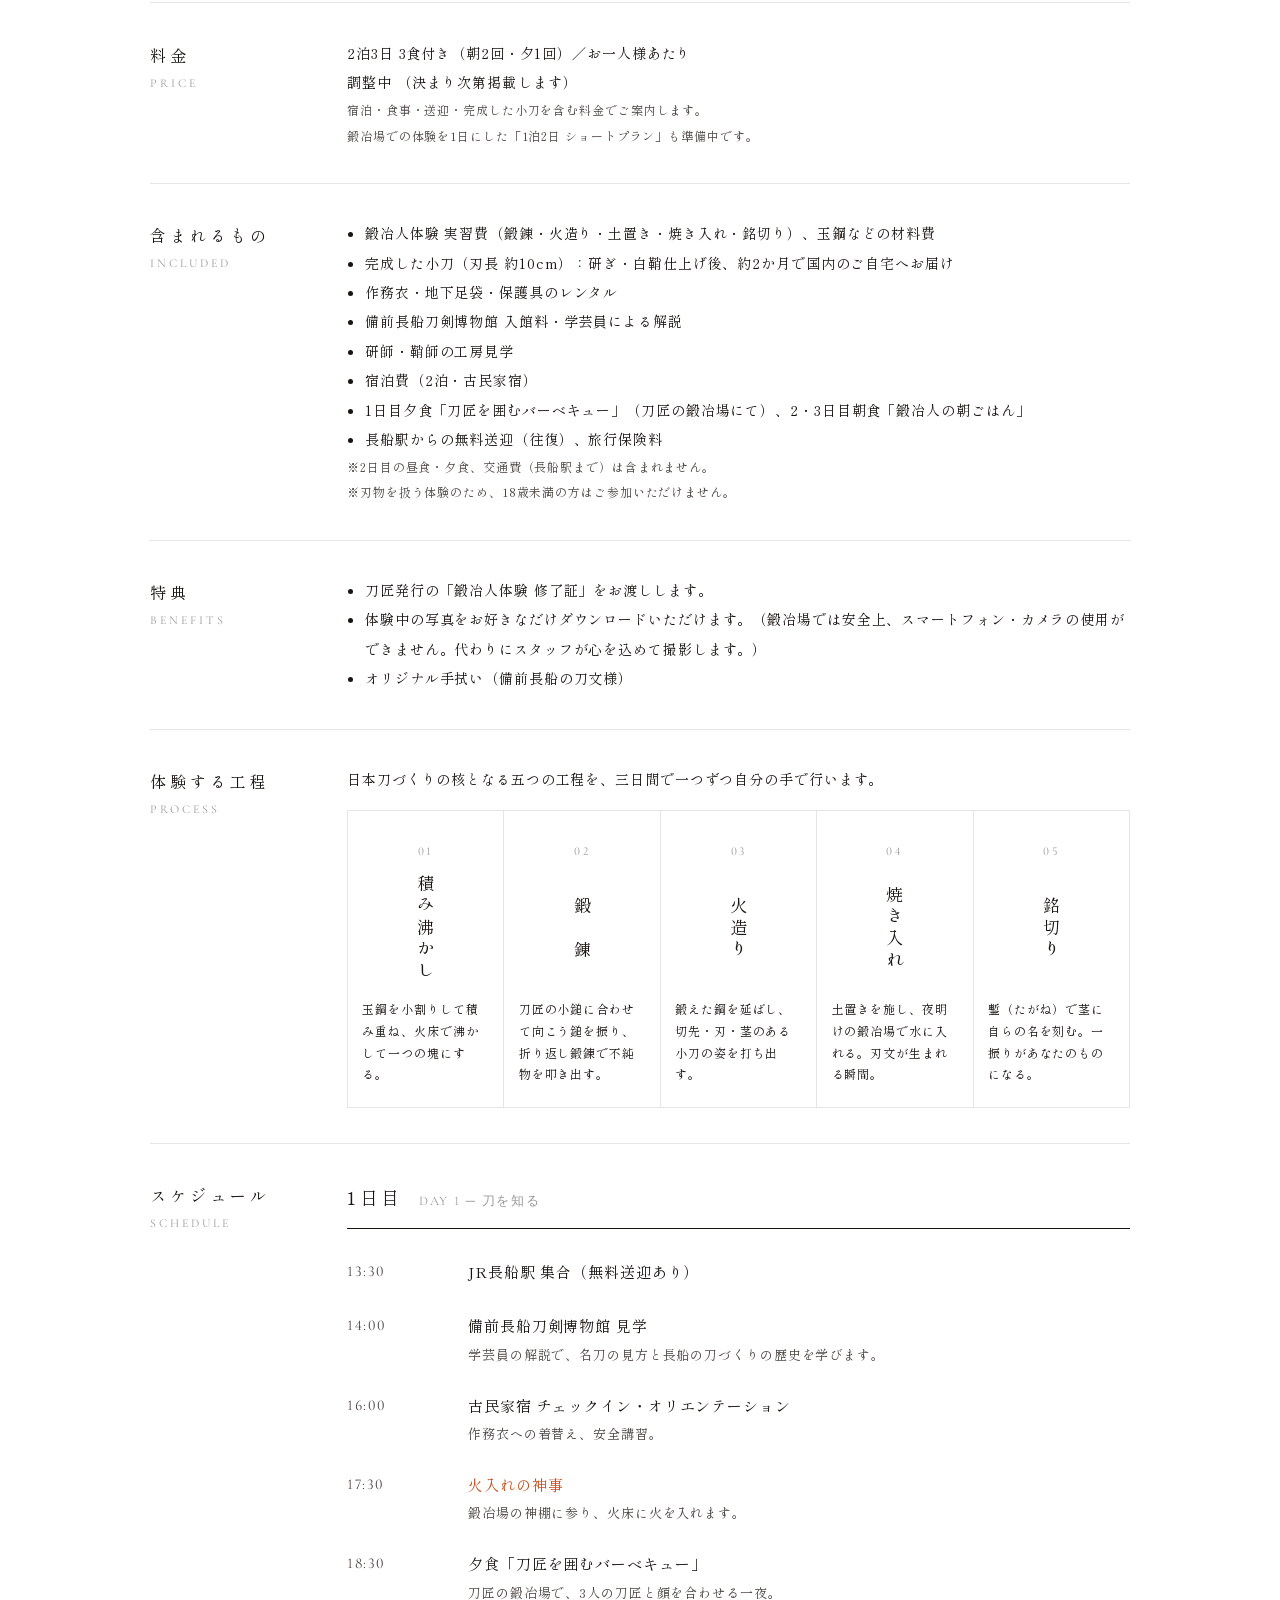
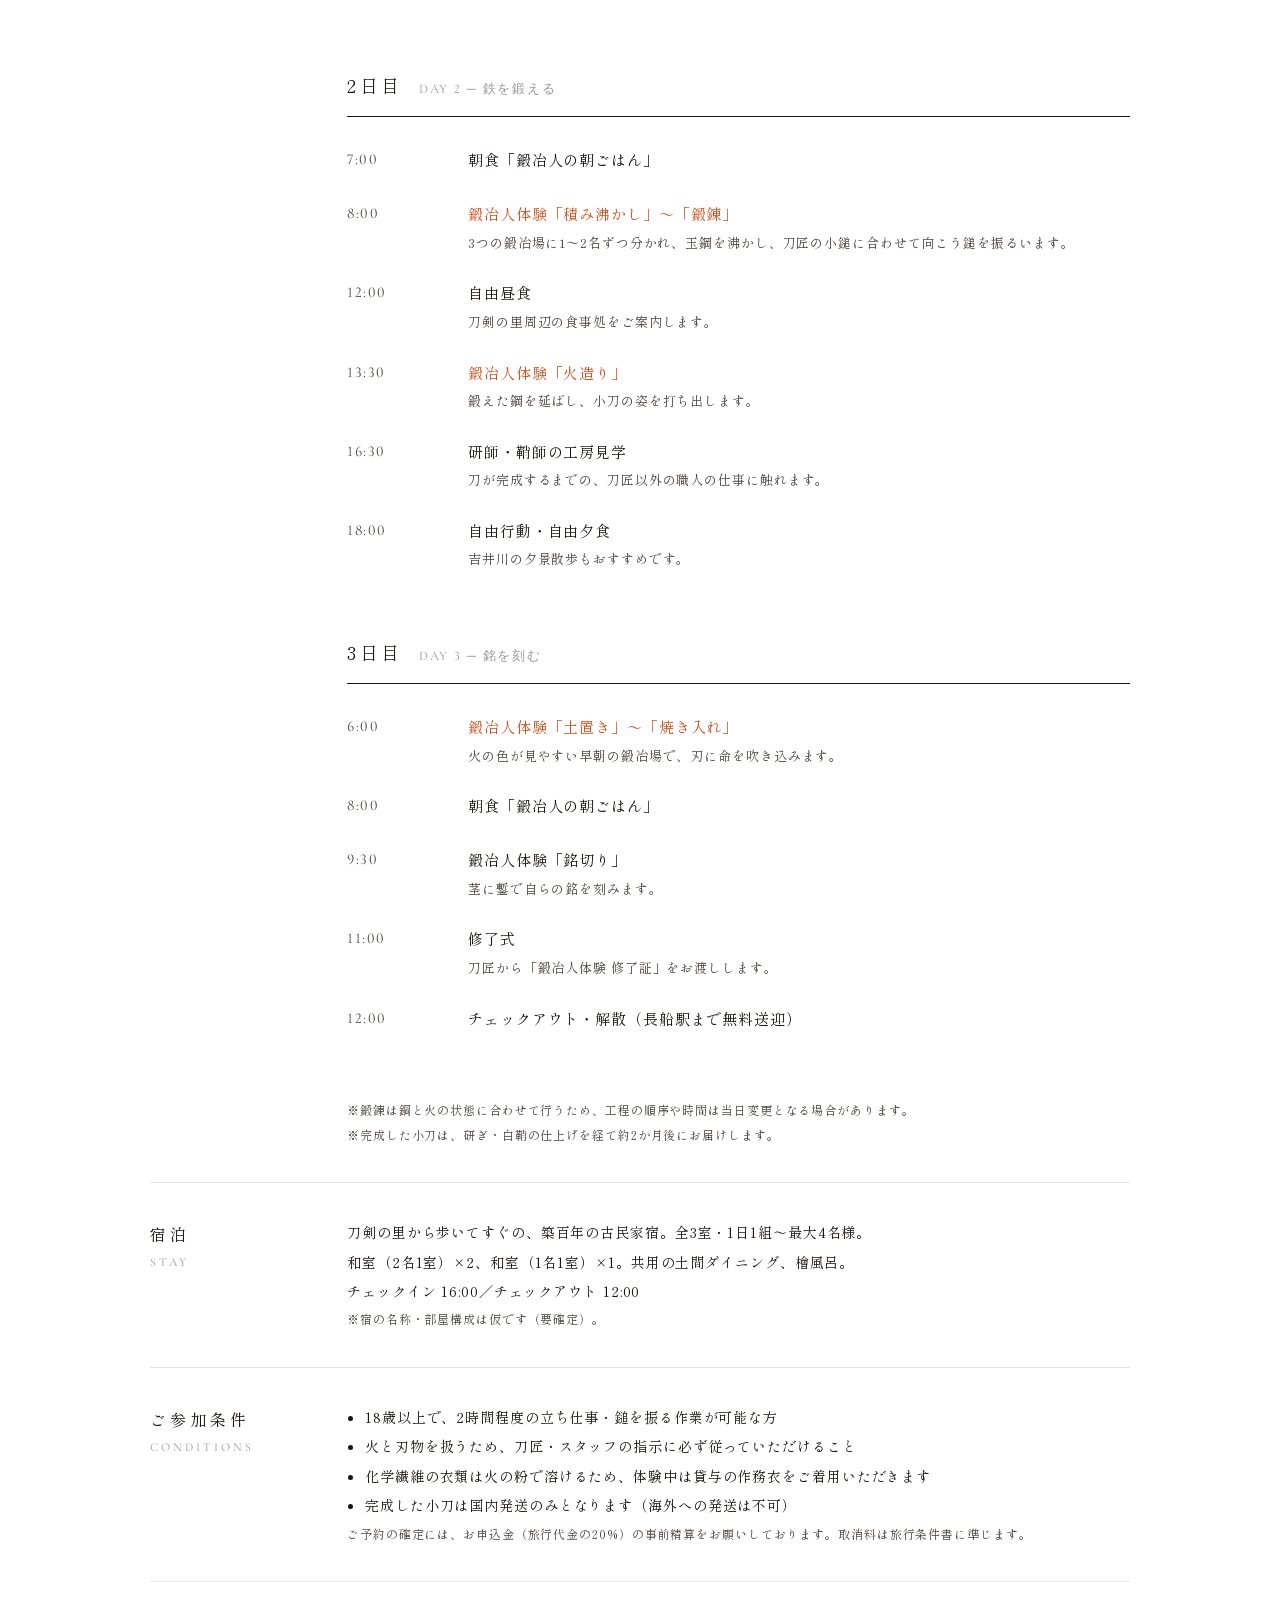
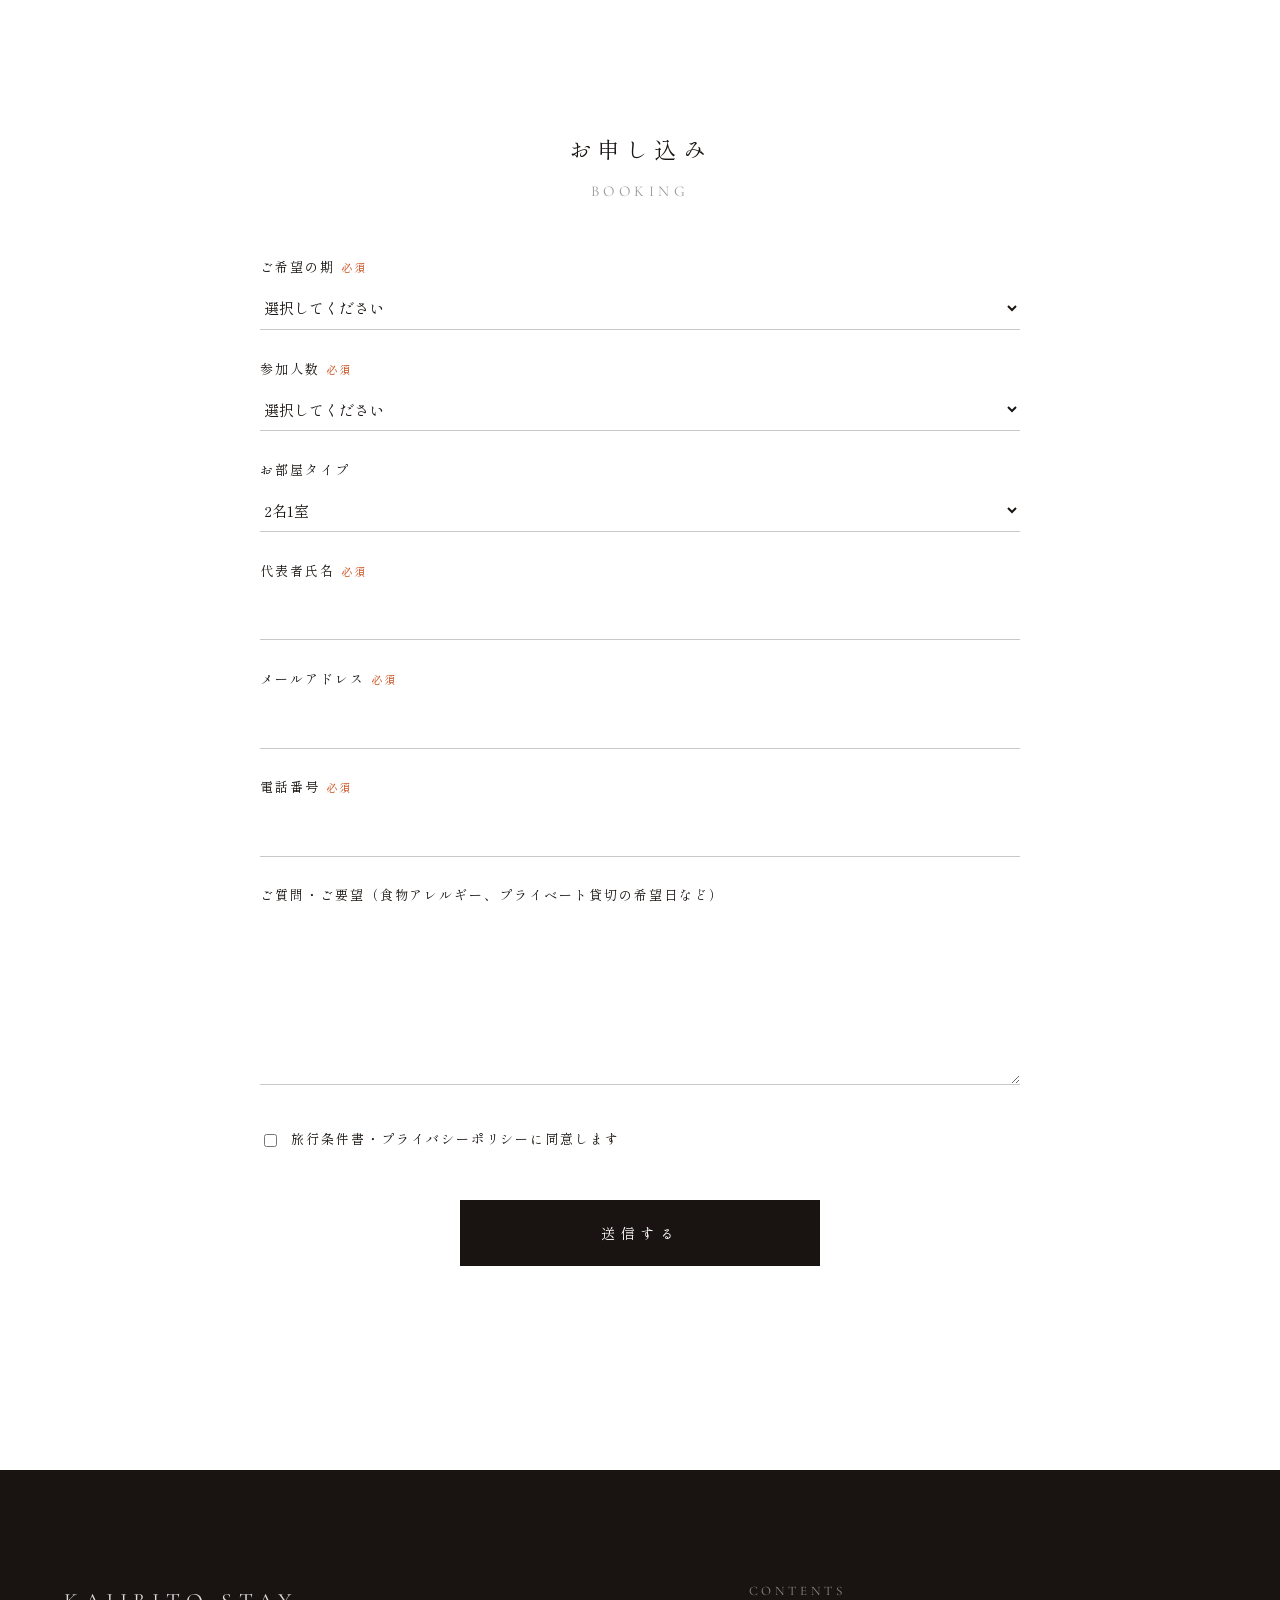
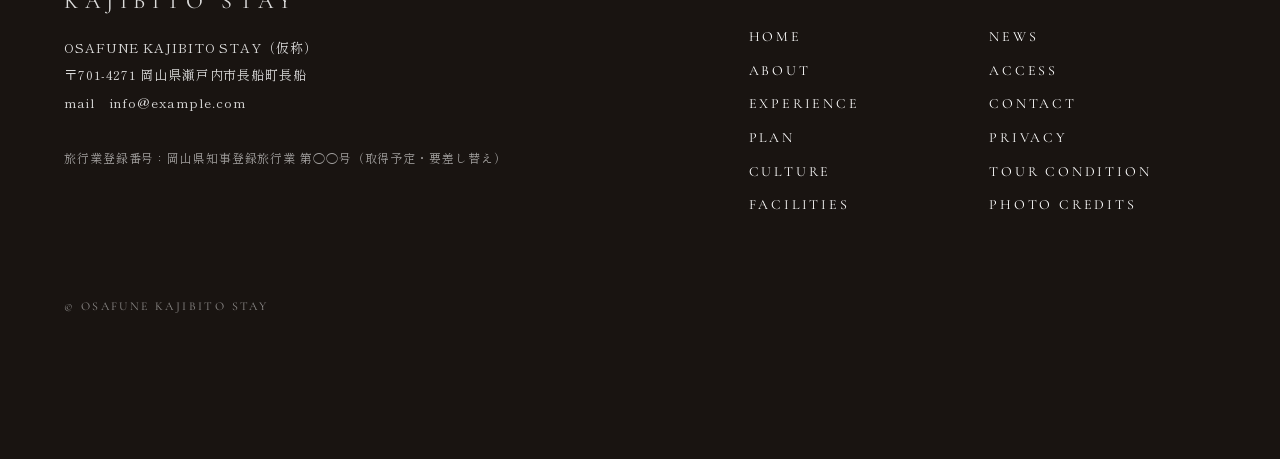
<file: plan.html>
<!doctype html>
<html lang="ja">
<head>
<meta charset="utf-8">
<meta name="viewport" content="width=device-width, initial-scale=1">
<meta name="robots" content="noindex, nofollow">
<title>鍛冶人体験 2泊3日 | OSAFUNE KAJIBITO STAY</title>
<meta name="description" content="備前長船の刀匠の鍛冶場で玉鋼を鍛え、自らの小刀を打ち上げる2泊3日の宿泊付き体験プラン。日程・料金・スケジュール・お申し込み。">
<link rel="preconnect" href="https://fonts.googleapis.com">
<link rel="preconnect" href="https://fonts.gstatic.com" crossorigin>
<link href="https://fonts.googleapis.com/css2?family=Cormorant+Garamond:wght@400;500&family=Shippori+Mincho:wght@400;500&display=swap" rel="stylesheet">
<link rel="stylesheet" href="css/style.css">
</head>
<body>

<a class="logo-mark" href="index.html" aria-label="OSAFUNE KAJIBITO STAY ホーム">
  <span class="logo-ja">備前長船</span>
  <span class="logo-en">KAJIBITO STAY</span>
</a>
<nav class="top-links" aria-label="クイックリンク">
  <a href="#entry">BOOKING</a>
  <a href="#" title="英語版は準備中">EN</a>
</nav>

<input class="drawer-check" id="drawerCheck" type="checkbox">
<label class="drawer-icon" for="drawerCheck" aria-label="メニュー"><span></span></label>
<label class="drawer-overlay" for="drawerCheck"></label>
<nav class="drawer-menu" aria-label="メインメニュー">
  <ul>
    <li><a href="index.html">HOME <small>トップ</small></a></li>
    <li><a href="index.html#about">ABOUT <small>鍛冶人ステイとは</small></a></li>
    <li><a href="index.html#experience">EXPERIENCE <small>鍛冶人体験</small></a></li>
    <li><a href="plan.html">PLAN <small>2泊3日プラン</small></a></li>
    <li><a href="index.html#culture">CULTURE <small>刀剣文化</small></a></li>
    <li><a href="index.html#facilities">FACILITIES <small>施設案内</small></a></li>
    <li><a href="index.html#news">NEWS <small>お知らせ</small></a></li>
    <li><a href="#entry">BOOKING <small>お申し込み</small></a></li>
    <li><a href="index.html#access">ACCESS <small>交通案内</small></a></li>
    <li><a href="#entry">CONTACT <small>お問い合わせ</small></a></li>
  </ul>
  <ul class="drawer-sns">
    <li><a href="#">instagram</a></li>
    <li><a href="#">facebook</a></li>
  </ul>
</nav>

<a id="booking-btn" href="#entry">
  <span class="b-ja">申し込む</span>
  <span class="b-en">BOOKING</span>
</a>

<main>

  <section class="page-hero">
    <div class="photo" style="--img:url(images/plan-hero.jpg)" data-label="PHOTO｜火床と刀匠の横座"></div>
  </section>

  <section class="page-head">
    <h2 class="tategaki-title fade">鍛冶人体験</h2>
    <div class="text-body fade">
      <p class="sub-en">FORGE YOUR OWN BLADE ／ 2 NIGHTS 3 DAYS</p>
      <div class="badge-row">
        <span class="badge fill">準備中</span>
        <span class="badge">2泊3日</span>
        <span class="badge">3食付き</span>
        <span class="badge">1回 最大4名</span>
        <span class="badge">年3〜4回のみ</span>
      </div>
      <h1>【唯一無二の"本物"の体験】鍛冶人体験 2泊3日<br>〜3人の刀匠の鍛冶場で、玉鋼の鍛錬から銘切りまで〜</h1>
      <p class="lead">
        八百年にわたり刀を打ち続けてきた備前長船。長船の3人の刀匠の鍛冶場に1〜2名ずつ分かれ、日本刀と同じ玉鋼を用い、鍛錬・火造り・焼き入れ・銘切りまでを自らの手で行う、宿泊付きの本格体験プログラムです。<br>
        ※お申し込みは、ページ一番下のフォームより（必ず最後までお読みください）
      </p>
    </div>
  </section>

  <div class="detail">

    <div class="detail-row fade" id="term">
      <h2>期日<small>DATES</small></h2>
      <div>
        <ul class="term-list">
          <li><span>2027春</span><span>試験催行（日程は刀匠と調整中）</span><span class="state">準備中</span></li>
          <li><span>2027秋〜</span><span>年3〜4回のみ開催（春・秋）</span><span class="state">準備中</span></li>
        </ul>
        <p class="note">各回 最大4名様（最小催行人数 2名様）。3つの鍛冶場に1〜2名様ずつ分かれ、刀匠から直接指導を受けます。刀匠の本来の仕事を守るため、開催は年3〜4回のみです。<br>2名様未満の場合、プログラムを中止する場合がございます。中止の際は出発の14日前までにご連絡します。</p>
      </div>
    </div>

    <div class="detail-row fade">
      <h2>料金<small>PRICE</small></h2>
      <div>
        <p>2泊3日 3食付き（朝2回・夕1回）／お一人様あたり</p>
        <p class="price">調整中<small>（決まり次第掲載します）</small></p>
        <p class="note">宿泊・食事・送迎・完成した小刀を含む料金でご案内します。<br>鍛冶場での体験を1日にした「1泊2日 ショートプラン」も準備中です。</p>
      </div>
    </div>

    <div class="detail-row fade">
      <h2>含まれるもの<small>INCLUDED</small></h2>
      <div>
        <ul>
          <li>鍛冶人体験 実習費（鍛錬・火造り・土置き・焼き入れ・銘切り）、玉鋼などの材料費</li>
          <li>完成した小刀（刃長 約10cm）：研ぎ・白鞘仕上げ後、約2か月で国内のご自宅へお届け</li>
          <li>作務衣・地下足袋・保護具のレンタル</li>
          <li>備前長船刀剣博物館 入館料・学芸員による解説</li>
          <li>研師・鞘師の工房見学</li>
          <li>宿泊費（2泊・古民家宿）</li>
          <li>1日目夕食「刀匠を囲むバーベキュー」（刀匠の鍛冶場にて）、2・3日目朝食「鍛冶人の朝ごはん」</li>
          <li>長船駅からの無料送迎（往復）、旅行保険料</li>
        </ul>
        <p class="note">※2日目の昼食・夕食、交通費（長船駅まで）は含まれません。<br>※刃物を扱う体験のため、18歳未満の方はご参加いただけません。</p>
      </div>
    </div>

    <div class="detail-row fade">
      <h2>特典<small>BENEFITS</small></h2>
      <div>
        <ul>
          <li>刀匠発行の「鍛冶人体験 修了証」をお渡しします。</li>
          <li>体験中の写真をお好きなだけダウンロードいただけます。（鍛冶場では安全上、スマートフォン・カメラの使用ができません。代わりにスタッフが心を込めて撮影します。）</li>
          <li>オリジナル手拭い（備前長船の刀文様）</li>
        </ul>
      </div>
    </div>

    <div class="detail-row fade">
      <h2>体験する工程<small>PROCESS</small></h2>
      <div>
        <p>日本刀づくりの核となる五つの工程を、三日間で一つずつ自分の手で行います。</p>
        <div class="process">
          <div><span class="num">01</span><h4>積み沸かし</h4><p>玉鋼を小割りして積み重ね、火床で沸かして一つの塊にする。</p></div>
          <div><span class="num">02</span><h4>鍛　錬</h4><p>刀匠の小鎚に合わせて向こう鎚を振り、折り返し鍛錬で不純物を叩き出す。</p></div>
          <div><span class="num">03</span><h4>火造り</h4><p>鍛えた鋼を延ばし、切先・刃・茎のある小刀の姿を打ち出す。</p></div>
          <div><span class="num">04</span><h4>焼き入れ</h4><p>土置きを施し、夜明けの鍛冶場で水に入れる。刃文が生まれる瞬間。</p></div>
          <div><span class="num">05</span><h4>銘切り</h4><p>鏨（たがね）で茎に自らの名を刻む。一振りがあなたのものになる。</p></div>
        </div>
      </div>
    </div>

    <div class="detail-row fade" id="schedule">
      <h2>スケジュール<small>SCHEDULE</small></h2>
      <div>
        <div class="schedule-day">
          <h3>1日目 <span class="en">DAY 1 ─ 刀を知る</span></h3>
          <ul class="tl">
            <li><time>13:30</time><div><strong>JR長船駅 集合（無料送迎あり）</strong></div></li>
            <li><time>14:00</time><div><strong>備前長船刀剣博物館 見学</strong><span>学芸員の解説で、名刀の見方と長船の刀づくりの歴史を学びます。</span></div></li>
            <li><time>16:00</time><div><strong>古民家宿 チェックイン・オリエンテーション</strong><span>作務衣への着替え、安全講習。</span></div></li>
            <li class="ember"><time>17:30</time><div><strong>火入れの神事</strong><span>鍛冶場の神棚に参り、火床に火を入れます。</span></div></li>
            <li><time>18:30</time><div><strong>夕食「刀匠を囲むバーベキュー」</strong><span>刀匠の鍛冶場で、3人の刀匠と顔を合わせる一夜。</span></div></li>
          </ul>
        </div>
        <div class="schedule-day">
          <h3>2日目 <span class="en">DAY 2 ─ 鉄を鍛える</span></h3>
          <ul class="tl">
            <li><time>7:00</time><div><strong>朝食「鍛冶人の朝ごはん」</strong></div></li>
            <li class="ember"><time>8:00</time><div><strong>鍛冶人体験「積み沸かし」〜「鍛錬」</strong><span>3つの鍛冶場に1〜2名ずつ分かれ、玉鋼を沸かし、刀匠の小鎚に合わせて向こう鎚を振るいます。</span></div></li>
            <li><time>12:00</time><div><strong>自由昼食</strong><span>刀剣の里周辺の食事処をご案内します。</span></div></li>
            <li class="ember"><time>13:30</time><div><strong>鍛冶人体験「火造り」</strong><span>鍛えた鋼を延ばし、小刀の姿を打ち出します。</span></div></li>
            <li><time>16:30</time><div><strong>研師・鞘師の工房見学</strong><span>刀が完成するまでの、刀匠以外の職人の仕事に触れます。</span></div></li>
            <li><time>18:00</time><div><strong>自由行動・自由夕食</strong><span>吉井川の夕景散歩もおすすめです。</span></div></li>
          </ul>
        </div>
        <div class="schedule-day">
          <h3>3日目 <span class="en">DAY 3 ─ 銘を刻む</span></h3>
          <ul class="tl">
            <li class="ember"><time>6:00</time><div><strong>鍛冶人体験「土置き」〜「焼き入れ」</strong><span>火の色が見やすい早朝の鍛冶場で、刃に命を吹き込みます。</span></div></li>
            <li><time>8:00</time><div><strong>朝食「鍛冶人の朝ごはん」</strong></div></li>
            <li><time>9:30</time><div><strong>鍛冶人体験「銘切り」</strong><span>茎に鏨で自らの銘を刻みます。</span></div></li>
            <li><time>11:00</time><div><strong>修了式</strong><span>刀匠から「鍛冶人体験 修了証」をお渡しします。</span></div></li>
            <li><time>12:00</time><div><strong>チェックアウト・解散（長船駅まで無料送迎）</strong></div></li>
          </ul>
        </div>
        <p class="note">※鍛錬は鋼と火の状態に合わせて行うため、工程の順序や時間は当日変更となる場合があります。<br>※完成した小刀は、研ぎ・白鞘の仕上げを経て約2か月後にお届けします。</p>
      </div>
    </div>

    <div class="detail-row fade" id="stay">
      <h2>宿泊<small>STAY</small></h2>
      <div>
        <p>刀剣の里から歩いてすぐの、築百年の古民家宿。全3室・1日1組〜最大4名様。<br>和室（2名1室）×2、和室（1名1室）×1。共用の土間ダイニング、檜風呂。<br>チェックイン 16:00／チェックアウト 12:00</p>
        <p class="note">※宿の名称・部屋構成は仮です（要確定）。</p>
      </div>
    </div>

    <div class="detail-row fade">
      <h2>ご参加条件<small>CONDITIONS</small></h2>
      <div>
        <ul>
          <li>18歳以上で、2時間程度の立ち仕事・鎚を振る作業が可能な方</li>
          <li>火と刃物を扱うため、刀匠・スタッフの指示に必ず従っていただけること</li>
          <li>化学繊維の衣類は火の粉で溶けるため、体験中は貸与の作務衣をご着用いただきます</li>
          <li>完成した小刀は国内発送のみとなります（海外への発送は不可）</li>
        </ul>
        <p class="note">ご予約の確定には、お申込金（旅行代金の20%）の事前精算をお願いしております。取消料は旅行条件書に準じます。</p>
      </div>
    </div>

  </div>

  <!-- ===== 申込フォーム ===== -->
  <section class="form fade" id="entry">
    <h2>お申し込み</h2>
    <p class="sub-en">BOOKING</p>
    <form id="entryForm" novalidate>
      <label for="f-term">ご希望の期<em>必須</em></label>
      <select id="f-term" name="term" required>
        <option value="">選択してください</option>
        <option>2027年 春（試験催行・日程調整中）</option>
        <option>2027年 秋以降（年3〜4回）</option>
        <option>1泊2日 ショートプラン（準備中）</option>
        <option>プライベート貸切（希望日をご記入ください）</option>
      </select>

      <label for="f-num">参加人数<em>必須</em></label>
      <select id="f-num" name="num" required>
        <option value="">選択してください</option>
        <option>1名</option><option>2名</option><option>3名</option><option>4名</option>
      </select>

      <label for="f-room">お部屋タイプ</label>
      <select id="f-room" name="room">
        <option>2名1室</option>
        <option>1名1室</option>
      </select>

      <label for="f-name">代表者氏名<em>必須</em></label>
      <input id="f-name" name="name" type="text" autocomplete="name" required>

      <label for="f-mail">メールアドレス<em>必須</em></label>
      <input id="f-mail" name="email" type="email" autocomplete="email" required>

      <label for="f-tel">電話番号<em>必須</em></label>
      <input id="f-tel" name="tel" type="tel" autocomplete="tel" required>

      <label for="f-msg">ご質問・ご要望（食物アレルギー、プライベート貸切の希望日など）</label>
      <textarea id="f-msg" name="message" rows="5"></textarea>

      <div class="check">
        <input id="f-agree" type="checkbox" required>
        <label for="f-agree" style="margin:0">旅行条件書・プライバシーポリシーに同意します</label>
      </div>

      <button class="btn" type="submit">送信する</button>
      <p class="form-msg" id="formMsg" role="status"></p>
    </form>
  </section>

</main>

<footer class="footer">
  <div class="footer-inner">
    <div>
      <p class="f-logo">KAJIBITO STAY</p>
      <p>OSAFUNE KAJIBITO STAY（仮称）<br>〒701-4271 岡山県瀬戸内市長船町長船<br>mail　info@example.com</p>
      <p class="license">旅行業登録番号：岡山県知事登録旅行業 第◯◯号（取得予定・要差し替え）</p>
    </div>
    <div>
      <h4>CONTENTS</h4>
      <ul>
        <li><a href="index.html">HOME</a></li>
        <li><a href="index.html#about">ABOUT</a></li>
        <li><a href="index.html#experience">EXPERIENCE</a></li>
        <li><a href="plan.html">PLAN</a></li>
        <li><a href="index.html#culture">CULTURE</a></li>
        <li><a href="index.html#facilities">FACILITIES</a></li>
        <li><a href="index.html#news">NEWS</a></li>
        <li><a href="index.html#access">ACCESS</a></li>
        <li><a href="#entry">CONTACT</a></li>
        <li><a href="#">PRIVACY</a></li>
        <li><a href="#">TOUR CONDITION</a></li>
        <li><a href="credits.html">PHOTO CREDITS</a></li>
      </ul>
    </div>
  </div>
  <p class="copy">© OSAFUNE KAJIBITO STAY</p>
</footer>

<script src="js/main.js"></script>
</body>
</html>
</file>
<file: css/style.css>
/* ==========================================================
   OSAFUNE KAJIBITO STAY（仮称）
   構成・トーン: kurabitostay.com を参照（白地・墨色・明朝・縦書き見出し）
   ========================================================== */

:root {
  --ink: #191411;          /* 墨 */
  --ink-soft: #4a4440;
  --mute: #999;
  --line: #e5e5e5;
  --paper: #ffffff;
  --paper-warm: #f7f5f2;   /* 生成り */
  --steel: #2b2f33;        /* 玉鋼 */
  --ember: #c8501e;        /* 火床の色（ごく一部のみ） */
  --serif: "Shippori Mincho", "YuMincho", "Yu Mincho", "Hiragino Mincho ProN", serif;
  --en: "Cormorant Garamond", "Baskerville", "Times New Roman", serif;
  --gutter: 5vw;
}

*, *::before, *::after { box-sizing: border-box; }
html { scroll-behavior: smooth; -webkit-text-size-adjust: 100%; }
body {
  margin: 0;
  background: var(--paper);
  color: var(--ink);
  font-family: var(--serif);
  font-weight: 400;
  font-size: 15px;
  line-height: 2;
  letter-spacing: 0.06em;
  overflow-x: hidden;
}
img { max-width: 100%; display: block; }
a { color: inherit; text-decoration: none; transition: color .3s, opacity .3s; }
a:hover { color: var(--mute); }
h1, h2, h3, h4, h5, p { margin: 0; font-weight: 400; }
::selection { background: var(--ink); color: #fff; }
.en { font-family: var(--en); letter-spacing: 0.14em; }
body { font-variant-numeric: lining-nums; }

/* ---------- 写真枠（style="--img:url(images/xx.jpg)" の画像を main.js が読み込んで背景に設定。無い場合はこのグラデーション） ---------- */
.photo {
  position: relative;
  background-color: var(--steel);
  background-image: radial-gradient(120% 90% at 50% 110%, #5a2a14 0%, #241a15 45%, #121010 100%);
  background-size: cover;
  background-position: center;
  overflow: hidden;
}
.photo[data-label]::after {
  content: attr(data-label);
  position: absolute; left: 1rem; bottom: .8rem;
  font-size: 11px; letter-spacing: .2em; color: rgba(255,255,255,.45);
  pointer-events: none;
}
.photo.has-img::after { display: none; }

/* ---------- 固定 UI ---------- */
.logo-mark {
  position: fixed; top: 22px; left: 26px; z-index: 900;
  display: flex; flex-direction: column; align-items: flex-start; gap: 2px;
  mix-blend-mode: difference; color: #fff;
}
.logo-mark .logo-ja { font-size: 13px; letter-spacing: .3em; line-height: 1.4; }
.logo-mark .logo-en { font-family: var(--en); font-size: 15px; letter-spacing: .28em; line-height: 1.2; }
.logo-mark:hover { color: #fff; opacity: .7; }

.top-links {
  position: fixed; top: 26px; right: 90px; z-index: 900;
  display: flex; gap: 22px; font-family: var(--en); font-size: 14px; letter-spacing: .2em;
  mix-blend-mode: difference; color: #fff;
}
.top-links a:hover { color: #fff; opacity: .6; }

/* ドロワー */
.drawer-check { display: none; }
.drawer-icon {
  position: fixed; top: 18px; right: 22px; z-index: 1001;
  width: 48px; height: 48px; cursor: pointer;
  display: flex; align-items: center; justify-content: center;
  mix-blend-mode: difference;
}
.drawer-icon span, .drawer-icon span::before, .drawer-icon span::after {
  content: ""; display: block; width: 30px; height: 1px; background: #fff;
  position: relative; transition: transform .4s, background .4s;
}
.drawer-icon span::before { position: absolute; top: -8px; }
.drawer-icon span::after { position: absolute; top: 8px; }
.drawer-check:checked ~ .drawer-icon span { background: transparent; }
.drawer-check:checked ~ .drawer-icon span::before { transform: translateY(8px) rotate(30deg); }
.drawer-check:checked ~ .drawer-icon span::after { transform: translateY(-8px) rotate(-30deg); }
.drawer-overlay {
  position: fixed; inset: 0; z-index: 999; background: rgba(25,20,17,.5);
  opacity: 0; pointer-events: none; transition: opacity .5s;
}
.drawer-menu {
  position: fixed; top: 0; right: 0; z-index: 1000;
  width: min(420px, 100vw); height: 100vh; overflow-y: auto;
  background: var(--ink); color: #fff;
  padding: 110px 56px 60px;
  transform: translateX(100%); transition: transform .6s cubic-bezier(.7,0,.2,1);
}
.drawer-check:checked ~ .drawer-overlay { opacity: 1; pointer-events: auto; }
.drawer-check:checked ~ .drawer-menu { transform: none; }
.drawer-menu ul { list-style: none; margin: 0; padding: 0; }
.drawer-menu li a {
  display: flex; justify-content: space-between; align-items: baseline;
  font-family: var(--en); font-size: 19px; letter-spacing: .22em; line-height: 2.5;
}
.drawer-menu li a small { font-family: var(--serif); font-size: 11px; letter-spacing: .2em; opacity: .5; }
.drawer-menu li a:hover { color: var(--mute); }
.drawer-menu .drawer-sns { margin-top: 40px; font-size: 14px; }
.drawer-menu .drawer-sns a { font-size: 14px; line-height: 2.2; }

/* 右下の予約ボタン */
#booking-btn {
  position: fixed; right: 0; bottom: 0; z-index: 950;
  background: var(--ink); color: #fff;
  width: 92px; height: 92px;
  display: flex; flex-direction: column; align-items: center; justify-content: center; gap: 2px;
  transition: background .3s;
}
#booking-btn:hover { background: #3a332e; color: #fff; }
#booking-btn .b-ja { font-size: 12px; letter-spacing: .25em; }
#booking-btn .b-en { font-family: var(--en); font-size: 15px; letter-spacing: .18em; }

/* スクロールダウン */
.scrolldown {
  position: absolute; left: 50%; bottom: 0; z-index: 5;
  width: 1px; height: 90px; overflow: hidden;
}
.scrolldown::before {
  content: ""; position: absolute; left: 0; top: -90px; width: 1px; height: 90px;
  background: #fff; animation: scrolldown 2.4s cubic-bezier(.6,0,.3,1) infinite;
}
.scrolldown-label {
  position: absolute; left: 50%; bottom: 100px; z-index: 5; transform: translateX(-50%);
  font-family: var(--en); font-size: 11px; letter-spacing: .3em; color: rgba(255,255,255,.75);
}
@keyframes scrolldown { 0% { top: -90px; } 60%, 100% { top: 90px; } }

/* ---------- ヒーロー ---------- */
.hero {
  position: relative; height: 100vh; min-height: 560px; max-height: 1200px; overflow: hidden;
  background: radial-gradient(90% 70% at 50% 120%, #6b2a10 0%, #2a1610 40%, #0d0b0a 85%);
}
.hero .photo, .hero video { position: absolute; inset: 0; width: 100%; height: 100%; object-fit: cover; }
.hero .photo { background-color: transparent; background-image: none; }
.hero .photo::after { display: none; }
#sparks { position: absolute; inset: 0; width: 100%; height: 100%; }
.hero-veil { position: absolute; inset: 0; background: linear-gradient(180deg, rgba(0,0,0,.5), rgba(0,0,0,.28) 40%, rgba(0,0,0,.55)); }
.hero-copy {
  position: absolute; top: 50%; left: 50%; transform: translate(-50%, -50%); z-index: 4;
  writing-mode: vertical-rl; color: #fff;
  font-size: clamp(24px, 3.2vw, 36px); line-height: 2.4; letter-spacing: .3em;
  text-shadow: 0 0 30px rgba(0,0,0,.4);
}
.hero-copy span { display: block; opacity: 0; animation: fadeUp 1.6s ease forwards; }
.hero-copy span:nth-child(1) { animation-delay: .6s; }
.hero-copy span:nth-child(2) { animation-delay: 1.3s; padding-top: 1.2em; }
.hero-copy span:nth-child(3) { animation-delay: 2.0s; padding-top: 2.4em; }
.movie-btn {
  position: absolute; right: 120px; bottom: 34px; z-index: 5;
  display: flex; align-items: center; gap: 12px; color: #fff;
  font-family: var(--en); font-size: 12px; letter-spacing: .25em;
}
.movie-btn i {
  width: 42px; height: 42px; border: 1px solid rgba(255,255,255,.7); border-radius: 50%;
  display: grid; place-items: center;
}
.movie-btn i::before { content: ""; border-left: 8px solid #fff; border-top: 5px solid transparent; border-bottom: 5px solid transparent; margin-left: 3px; }
.movie-btn:hover { color: #fff; opacity: .7; }
@keyframes fadeUp { from { opacity: 0; transform: translateY(-12px); } to { opacity: 1; transform: none; } }

/* ---------- コンセプト（縦書き） ---------- */
.concept { padding: 22vh 0 24vh; display: flex; justify-content: center; }
.tategaki-concept {
  display: flex; flex-direction: row-reverse; align-items: flex-start; justify-content: center; gap: 3.2em;
}
.tategaki-concept h2, .tategaki-concept p { writing-mode: vertical-rl; white-space: nowrap; }
.tategaki-concept h2 { font-size: 26px; line-height: 2.5; letter-spacing: .3em; }
.tategaki-concept p { font-size: 15px; line-height: 2.6; letter-spacing: .28em; }

/* ---------- セクション共通 ---------- */
.section { padding: 0 0 22vh; }
.full-img { width: 100vw; height: 100vh; max-height: 1100px; margin-bottom: 14vh; }
.full-img.short { height: 72vh; }
.text-block {
  width: 90vw; margin: 0 0 12vh auto;
  display: flex; align-items: flex-start;
}
.tategaki-title {
  writing-mode: vertical-rl; font-size: 25px; line-height: 2.5; letter-spacing: .3em;
  margin: .3rem auto auto 0; white-space: nowrap;
}
.text-body { width: 60%; max-width: 600px; margin: 0 10vw 0 auto; }
.text-body .sub-en { font-family: var(--en); font-size: 16px; letter-spacing: .3em; margin-bottom: 1.4rem; }
.text-body p { margin-bottom: 2.2rem; text-align: justify; }

.more {
  display: inline-flex; align-items: center; gap: 18px; font-size: 13px; letter-spacing: .2em;
}
.more::after {
  content: ""; width: 64px; height: 7px;
  border-bottom: 1px solid currentColor; border-right: 1px solid currentColor;
  transform: skewX(45deg); transform-origin: bottom; transition: width .4s;
}
.more:hover::after { width: 90px; }

/* 横スクロールの募集カード */
.cards {
  width: 90vw; margin: 0 0 0 auto; padding-bottom: 30px;
  display: flex; gap: 2.5vw; overflow-x: auto; scroll-snap-type: x proximity;
  scrollbar-width: thin; scrollbar-color: var(--ink) var(--line);
}
.cards::-webkit-scrollbar { height: 2px; }
.cards::-webkit-scrollbar-track { background: var(--line); }
.cards::-webkit-scrollbar-thumb { background: var(--ink); }
.card { flex: 0 0 28%; scroll-snap-align: start; }
.card:last-child { margin-right: 5vw; }
.card-img { position: relative; aspect-ratio: 4 / 3; margin-bottom: 1.1rem; }
.card-img .photo { position: absolute; inset: 0; transition: transform 1s; }
.card-img { overflow: hidden; }
.card:hover .card-img .photo { transform: scale(1.04); }
.status {
  position: absolute; top: 0; right: 0; z-index: 2;
  writing-mode: vertical-rl; background: #fff; color: var(--ink);
  font-size: 14px; line-height: 1; padding: 10px; letter-spacing: .2em;
}
.status.closed { background: var(--ink); color: #fff; }
.card h3 { font-size: 15px; line-height: 1.8; margin-bottom: .8rem; }
.card .date {
  font-size: 13px; line-height: 1.6; margin-bottom: .45rem;
  display: flex; gap: .6em; color: var(--ink-soft);
}
.card .date::before {
  content: ""; flex: 0 0 12px; height: 12px; margin-top: .25em;
  border: 1px solid currentColor; border-top-width: 3px;
}
.card .date b { font-weight: 400; color: var(--ink); }

/* ---------- 3日間の流れ（トップ用ダイジェスト） ---------- */
.days {
  width: 90vw; max-width: 1180px; margin: 0 auto;
  display: grid; grid-template-columns: repeat(3, 1fr); gap: 4vw;
}
.day .photo { aspect-ratio: 3 / 4; margin-bottom: 1.6rem; }
.day .day-no { font-family: var(--en); font-size: 13px; letter-spacing: .3em; color: var(--mute); }
.day h3 { font-size: 20px; letter-spacing: .2em; margin: .2rem 0 .8rem; }
.day p { font-size: 14px; line-height: 2; text-align: justify; }

/* ---------- 施設 ---------- */
.facility-grid {
  width: 90vw; margin: 0 0 0 auto;
  display: grid; grid-template-columns: 1.4fr 1fr; gap: 2.5vw;
}
.facility-grid .photo:first-child { grid-row: span 2; min-height: 70vh; }
.facility-grid .photo { min-height: 34vh; }

/* ---------- NEWS ---------- */
.news-list { list-style: none; margin: 0 0 3rem; padding: 0; border-top: 1px solid var(--line); }
.news-list li { border-bottom: 1px solid var(--line); }
.news-list a { display: flex; justify-content: space-between; gap: 2rem; padding: 1.3rem 0; font-size: 14px; }
.news-list time { font-family: var(--en); letter-spacing: .15em; color: var(--mute); white-space: nowrap; }

/* ---------- ACCESS ---------- */
.access-map {
  width: 90vw; height: 60vh; margin: 0 0 0 auto;
  background: var(--paper-warm); border: 0; display: block;
}
.access-info dl { display: grid; grid-template-columns: 7em 1fr; gap: .4rem 1rem; margin: 0 0 2rem; font-size: 14px; }
.access-info dt { color: var(--mute); }
.access-info dd { margin: 0; }

/* ---------- LINK ---------- */
.links {
  width: 90vw; max-width: 1180px; margin: 0 auto;
  display: grid; grid-template-columns: repeat(3, 1fr); gap: 4vw;
}
.links .photo { aspect-ratio: 16 / 10; margin-bottom: 1.2rem; }
.links h3 { font-size: 16px; margin-bottom: .6rem; }
.links p { font-size: 13px; line-height: 2; color: var(--ink-soft); margin-bottom: 1rem; }

/* ---------- フッター ---------- */
.footer { background: var(--ink); color: #fff; padding: 12vh var(--gutter) 140px; }
.footer-inner { max-width: 1180px; margin: 0 auto; display: grid; grid-template-columns: 1.3fr 1fr; gap: 6vw; }
.footer .f-logo { font-family: var(--en); font-size: 22px; letter-spacing: .3em; margin-bottom: .6rem; }
.footer p { font-size: 13px; line-height: 2.1; opacity: .85; }
.footer .license { margin-top: 1.8rem; font-size: 12px; opacity: .6; }
.footer h4 { font-family: var(--en); letter-spacing: .3em; font-size: 13px; opacity: .5; margin-bottom: 1rem; }
.footer ul { list-style: none; margin: 0; padding: 0; columns: 2; font-family: var(--en); font-size: 14px; letter-spacing: .2em; line-height: 2.4; }
.footer a:hover { color: var(--mute); }
.footer .copy { max-width: 1180px; margin: 8vh auto 0; font-family: var(--en); font-size: 12px; letter-spacing: .2em; opacity: .5; }

/* ---------- 下層ページ（プラン詳細） ---------- */
.page-hero { position: relative; height: 78vh; min-height: 480px; }
.page-hero .photo { position: absolute; inset: 0; }
.page-head {
  width: 90vw; margin: 12vh 0 12vh auto; display: flex; align-items: flex-start;
}
.page-head .text-body h1 { font-size: 22px; line-height: 1.9; letter-spacing: .12em; margin-bottom: 1.6rem; }
.page-head .lead { font-size: 15px; }
.badge-row { display: flex; flex-wrap: wrap; gap: .6rem; margin-bottom: 1.6rem; }
.badge { border: 1px solid var(--ink); font-size: 12px; padding: .1rem .8rem; letter-spacing: .15em; }
.badge.fill { background: var(--ink); color: #fff; }

.detail { width: 84vw; max-width: 980px; margin: 0 auto 16vh; }
.detail-row { display: grid; grid-template-columns: 11em 1fr; border-top: 1px solid var(--line); padding: 2.2rem 0; gap: 2rem; }
.detail-row:last-child { border-bottom: 1px solid var(--line); }
.detail-row > h2 { font-size: 16px; letter-spacing: .25em; }
.detail-row > h2 small { display: block; font-family: var(--en); font-size: 12px; color: var(--mute); letter-spacing: .25em; }
.detail-row p, .detail-row li { font-size: 14px; line-height: 2.1; }
.detail-row ul { margin: 0; padding-left: 1.2em; }
.note { font-size: 12px !important; color: var(--ink-soft); }
.price { font-size: 30px; letter-spacing: .08em; line-height: 1.4; }
.price small { font-size: 14px; margin-left: .3em; }

.term-list { list-style: none; padding: 0 !important; }
.term-list li { display: grid; grid-template-columns: 4.5em 1fr auto; gap: 1em; border-bottom: 1px dotted var(--line); padding: .5rem 0; }
.term-list .state { font-size: 12px; }
.term-list .state.full { color: var(--mute); }

.schedule-day { margin-bottom: 3.2rem; }
.schedule-day h3 {
  display: flex; align-items: baseline; gap: 1rem; font-size: 18px; letter-spacing: .2em;
  padding-bottom: .8rem; margin-bottom: 1rem; border-bottom: 1px solid var(--ink);
}
.schedule-day h3 .en { font-size: 13px; color: var(--mute); }
.tl { list-style: none; padding: 0 !important; margin: 0; }
.tl li { display: grid; grid-template-columns: 7.5em 1fr; gap: 1rem; padding: .7rem 0; }
.tl time { font-family: var(--en); font-size: 15px; letter-spacing: .1em; color: var(--ink-soft); }
.tl strong { font-weight: 400; display: block; font-size: 15px; }
.tl span { display: block; font-size: 13px; color: var(--ink-soft); line-height: 1.95; }
.tl li.ember strong { color: var(--ember); }

.process {
  display: grid; grid-template-columns: repeat(5, 1fr); gap: 1px; background: var(--line);
  border: 1px solid var(--line); margin: 1rem 0 0;
}
.process div { background: #fff; padding: 1.4rem .9rem; text-align: center; }
.process .num { font-family: var(--en); font-size: 12px; color: var(--mute); letter-spacing: .2em; }
.process h4 { writing-mode: vertical-rl; margin: .6rem auto .8rem; font-size: 17px; letter-spacing: .3em; height: 6.6em; }
.process p { font-size: 12px !important; line-height: 1.8 !important; text-align: left; }

/* 申込フォーム */
.form { width: 84vw; max-width: 760px; margin: 0 auto 18vh; }
.form h2 { text-align: center; font-size: 22px; letter-spacing: .3em; margin-bottom: .4rem; }
.form .sub-en { text-align: center; font-family: var(--en); letter-spacing: .3em; color: var(--mute); margin-bottom: 3rem; }
.form label { display: block; font-size: 13px; letter-spacing: .15em; margin: 1.6rem 0 .4rem; }
.form label em { font-style: normal; font-size: 11px; color: var(--ember); margin-left: .6em; }
.form input, .form select, .form textarea {
  width: 100%; font: inherit; font-size: 15px; color: var(--ink);
  border: 0; border-bottom: 1px solid #c8c8c8; background: transparent; padding: .6rem 0; border-radius: 0;
}
.form input:focus, .form select:focus, .form textarea:focus { outline: none; border-color: var(--ink); }
.form .check { display: flex; gap: .7rem; align-items: flex-start; font-size: 13px; margin-top: 2rem; }
.form .check input { width: auto; margin-top: .55em; }
.btn {
  display: block; width: 100%; max-width: 360px; margin: 3rem auto 0;
  background: var(--ink); color: #fff; border: 0; padding: 1.2rem; cursor: pointer;
  font: inherit; font-size: 14px; letter-spacing: .4em; transition: background .3s;
}
.btn:hover { background: #3a332e; color: #fff; }
.form-msg { text-align: center; font-size: 13px; margin-top: 1.4rem; color: var(--ink-soft); min-height: 1.5em; }

/* ---------- 写真クレジット ---------- */
.credit-list { list-style: none; margin: 0; padding: 0; border-top: 1px solid var(--line); }
.credit-list li { display: grid; grid-template-columns: 11em 1fr; gap: 1rem; padding: .9rem 0; border-bottom: 1px solid var(--line); font-size: 12px; line-height: 1.9; }
.credit-list .c-where { color: var(--mute); }
.credit-list a { text-decoration: underline; text-underline-offset: 2px; }
@media (max-width: 767px) { .credit-list li { grid-template-columns: 1fr; gap: .2rem; } }

/* ---------- フェードイン ---------- */
.fade { opacity: 0; transform: translateY(24px); transition: opacity 1.4s ease, transform 1.4s ease; }
.fade.is-in { opacity: 1; transform: none; }
@media (prefers-reduced-motion: reduce) {
  .fade { opacity: 1; transform: none; transition: none; }
  .hero-copy span { animation: none; opacity: 1; }
  .scrolldown::before { animation: none; }
}

/* ---------- タブレット ---------- */
@media (max-width: 960px) {
  .card { flex: 0 0 42%; }
  .days, .links { grid-template-columns: 1fr; gap: 9vh; }
  .day .photo { aspect-ratio: 4 / 3; }
  .process { grid-template-columns: repeat(5, minmax(0,1fr)); }
}

/* ---------- スマートフォン ---------- */
@media (max-width: 767px) {
  body { font-size: 14px; }
  .logo-mark { top: 18px; left: 16px; }
  .logo-mark .logo-en { font-size: 13px; }
  .top-links { display: none; }
  .drawer-icon { top: 10px; right: 8px; }
  .drawer-menu { padding: 90px 32px 60px; }
  #booking-btn { width: 74px; height: 74px; }
  #booking-btn .b-ja { font-size: 11px; }
  #booking-btn .b-en { font-size: 13px; }
  .movie-btn { right: auto; left: 16px; bottom: 24px; }
  .concept { padding: 16vh 16px 18vh; }
  .tategaki-concept { flex-direction: column; align-items: center; gap: 3rem; }
  .tategaki-concept h2 { font-size: 21px; line-height: 2.2; }
  .tategaki-concept p { font-size: 13px; letter-spacing: .16em; line-height: 2.1; }
  .full-img, .full-img.short { height: 62vh; margin-bottom: 9vh; }
  .text-block, .page-head { width: auto; margin: 0 16px 9vh; flex-direction: column; }
  .tategaki-title { margin: 0 auto 2.6rem; font-size: 22px; }
  .text-body { width: 100%; margin: 0; }
  .cards { width: auto; margin-left: 16px; gap: 5vw; }
  .card { flex: 0 0 80%; }
  .days, .links { width: auto; margin: 0 16px; }
  .facility-grid { width: auto; margin: 0 16px; grid-template-columns: 1fr; }
  .facility-grid .photo:first-child { grid-row: auto; min-height: 50vh; }
  .access-map { width: 100%; height: 44vh; }
  .news-list a { flex-direction: column; gap: .2rem; }
  .footer-inner { grid-template-columns: 1fr; }
  .detail { width: auto; margin: 0 16px 12vh; }
  .detail-row { grid-template-columns: 1fr; gap: 1rem; padding: 1.8rem 0; }
  .tl li { grid-template-columns: 6em 1fr; }
  .term-list li { grid-template-columns: 4em 1fr; }
  .term-list .state { grid-column: 2; }
  .process { grid-template-columns: 1fr; }
  .process div { display: grid; grid-template-columns: 3em 1fr; text-align: left; gap: .8rem; align-items: start; }
  .process h4 { writing-mode: horizontal-tb; height: auto; margin: 0 0 .3rem; grid-column: 2; }
  .process .num { grid-row: span 2; padding-top: .2rem; }
  .process p { grid-column: 2; }
  .form { width: auto; margin: 0 16px 14vh; }
}
</file>
